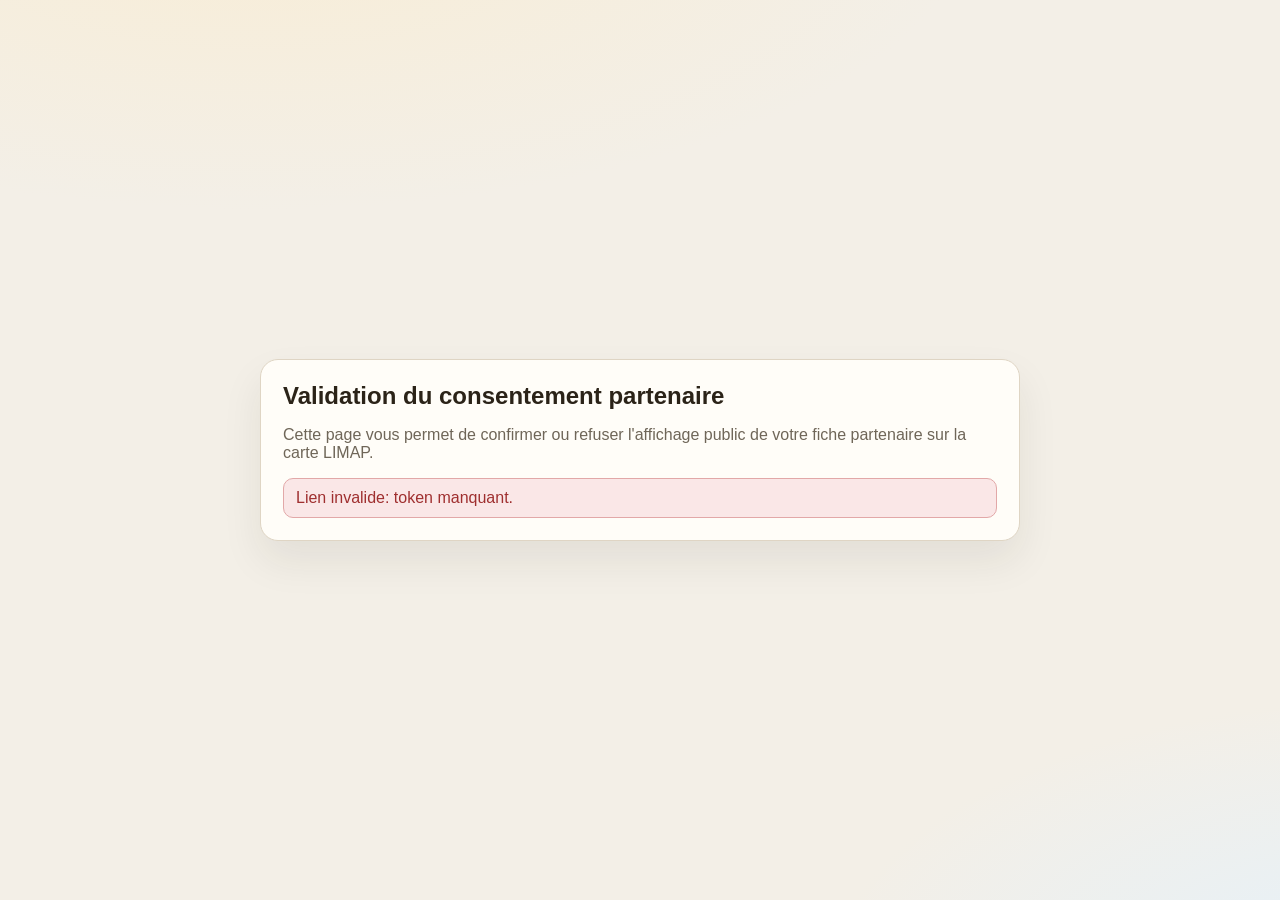
<file: partner-consent.html>
<!doctype html>
<html lang="fr">
<head>
  <meta charset="UTF-8" />
  <meta name="viewport" content="width=device-width, initial-scale=1" />
  <title>Consentement partenaire - LIMAP</title>
  <style>
    :root {
      --bg: #f3efe7;
      --card: #fffdf8;
      --line: #dfd5c4;
      --ink: #2b2318;
      --muted: #6f6658;
      --ok: #236744;
      --ok-bg: #e5f3ea;
      --danger: #9f2f2f;
      --danger-bg: #fae7e7;
      --primary: #2e5f87;
      --primary-dark: #214a6a;
    }

    * { box-sizing: border-box; }
    body {
      margin: 0;
      font-family: "Segoe UI", Tahoma, Geneva, Verdana, sans-serif;
      color: var(--ink);
      background:
        radial-gradient(1200px 500px at 20% -10%, #f8edd6 0%, transparent 60%),
        radial-gradient(900px 450px at 110% 110%, #e4f1fb 0%, transparent 65%),
        var(--bg);
      min-height: 100vh;
      display: grid;
      place-items: center;
      padding: 20px;
    }

    .card {
      width: min(760px, 100%);
      background: var(--card);
      border: 1px solid var(--line);
      border-radius: 18px;
      padding: 22px;
      box-shadow: 0 20px 40px rgba(43, 35, 24, 0.08);
    }

    h1 {
      margin: 0 0 8px;
      font-size: 1.5rem;
    }

    .muted { color: var(--muted); }
    .hidden { display: none !important; }

    .meta {
      margin: 14px 0;
      padding: 12px;
      border-radius: 12px;
      border: 1px solid var(--line);
      background: #fbf8f2;
      display: grid;
      gap: 6px;
    }

    .consent-text {
      margin-top: 14px;
      border: 1px solid var(--line);
      border-radius: 12px;
      background: #fff;
      padding: 14px;
      line-height: 1.45;
      white-space: pre-wrap;
      max-height: 340px;
      overflow: auto;
    }

    .actions {
      display: flex;
      flex-wrap: wrap;
      gap: 10px;
      margin-top: 16px;
    }

    button {
      border: 1px solid transparent;
      border-radius: 10px;
      padding: 10px 14px;
      font-weight: 600;
      cursor: pointer;
    }

    button.primary {
      background: var(--primary);
      color: #fff;
    }

    button.primary:hover { background: var(--primary-dark); }

    button.secondary {
      background: #f4efe5;
      border-color: var(--line);
      color: var(--ink);
    }

    .banner {
      margin-top: 14px;
      border-radius: 10px;
      padding: 10px 12px;
      border: 1px solid var(--line);
      background: #f8f3e7;
      color: var(--ink);
    }

    .banner.ok {
      background: var(--ok-bg);
      border-color: #a8d1b7;
      color: var(--ok);
    }

    .banner.error {
      background: var(--danger-bg);
      border-color: #e2a8a8;
      color: var(--danger);
    }
  </style>
</head>
<body>
  <main class="card">
    <h1>Validation du consentement partenaire</h1>
    <p class="muted">Cette page vous permet de confirmer ou refuser l'affichage public de votre fiche partenaire sur la carte LIMAP.</p>

    <div id="loading" class="banner">Chargement de la demande...</div>

    <section id="content" class="hidden">
      <div class="meta">
        <div><strong>Partenaire:</strong> <span id="partnerName"></span></div>
        <div><strong>Email:</strong> <span id="partnerEmail"></span></div>
        <div><strong>Expiration du lien:</strong> <span id="expiresAt"></span></div>
      </div>

      <div id="consentText" class="consent-text"></div>

      <div class="actions">
        <button id="btnApprove" class="primary" type="button">J'accepte</button>
        <button id="btnReject" class="secondary" type="button">Je refuse</button>
      </div>
    </section>

    <div id="message" class="banner hidden"></div>
  </main>

  <script>
    (function () {
      const token = new URLSearchParams(window.location.search).get('token') || '';
      const loadingEl = document.getElementById('loading');
      const contentEl = document.getElementById('content');
      const messageEl = document.getElementById('message');
      const approveBtn = document.getElementById('btnApprove');
      const rejectBtn = document.getElementById('btnReject');

      const basePath = window.location.pathname
        .replace(/\/partner-consent\.html$/i, '')
        .replace(/\/$/, '');
      const apiBase = window.location.origin + basePath + '/api/index.php?action=';

      function setMessage(text, kind) {
        messageEl.textContent = text;
        messageEl.classList.remove('hidden', 'ok', 'error');
        if (kind === 'ok') messageEl.classList.add('ok');
        if (kind === 'error') messageEl.classList.add('error');
      }

      function setBusy(busy) {
        approveBtn.disabled = busy;
        rejectBtn.disabled = busy;
      }

      async function api(action, method, body) {
        const res = await fetch(apiBase + encodeURIComponent(action), {
          method: method,
          credentials: 'omit',
          headers: { 'Content-Type': 'application/json' },
          body: body ? JSON.stringify(body) : undefined,
        });
        const payload = await res.json().catch(() => ({}));
        if (!res.ok || payload.ok === false) {
          throw new Error(payload.error || ('HTTP ' + res.status));
        }
        return payload;
      }

      async function loadRequest() {
        if (!token) {
          loadingEl.classList.add('hidden');
          setMessage('Lien invalide: token manquant.', 'error');
          return;
        }

        try {
          const res = await fetch(
            apiBase + encodeURIComponent('partner/consent/view') + '&token=' + encodeURIComponent(token),
            {
              method: 'GET',
              credentials: 'omit',
            }
          );
          const payload = await res.json().catch(() => ({}));
          if (!res.ok || payload.ok === false) {
            throw new Error(payload.error || ('HTTP ' + res.status));
          }
          const req = payload.request || {};
          document.getElementById('partnerName').textContent = req.partner_name || '';
          document.getElementById('partnerEmail').textContent = req.partner_email || '';
          document.getElementById('expiresAt').textContent = req.expires_at || '';
          document.getElementById('consentText').textContent = req.consent_text || '';

          loadingEl.classList.add('hidden');
          contentEl.classList.remove('hidden');
        } catch (err) {
          loadingEl.classList.add('hidden');
          setMessage(err.message || 'Erreur de chargement du lien.', 'error');
        }
      }

      async function submitDecision(action, successText) {
        setMessage('', null);
        setBusy(true);
        try {
          const payload = await api(action, 'POST', { token: token });
          contentEl.classList.add('hidden');
          setMessage(payload.message || successText, 'ok');
        } catch (err) {
          setMessage(err.message || 'Erreur lors de l\'enregistrement.', 'error');
        } finally {
          setBusy(false);
        }
      }

      approveBtn.addEventListener('click', function () {
        submitDecision('partner/consent/approve', 'Merci, votre accord est enregistre.');
      });

      rejectBtn.addEventListener('click', function () {
        submitDecision('partner/consent/reject', 'Votre refus a bien ete enregistre.');
      });

      loadRequest();
    })();
  </script>
</body>
</html>
</file>
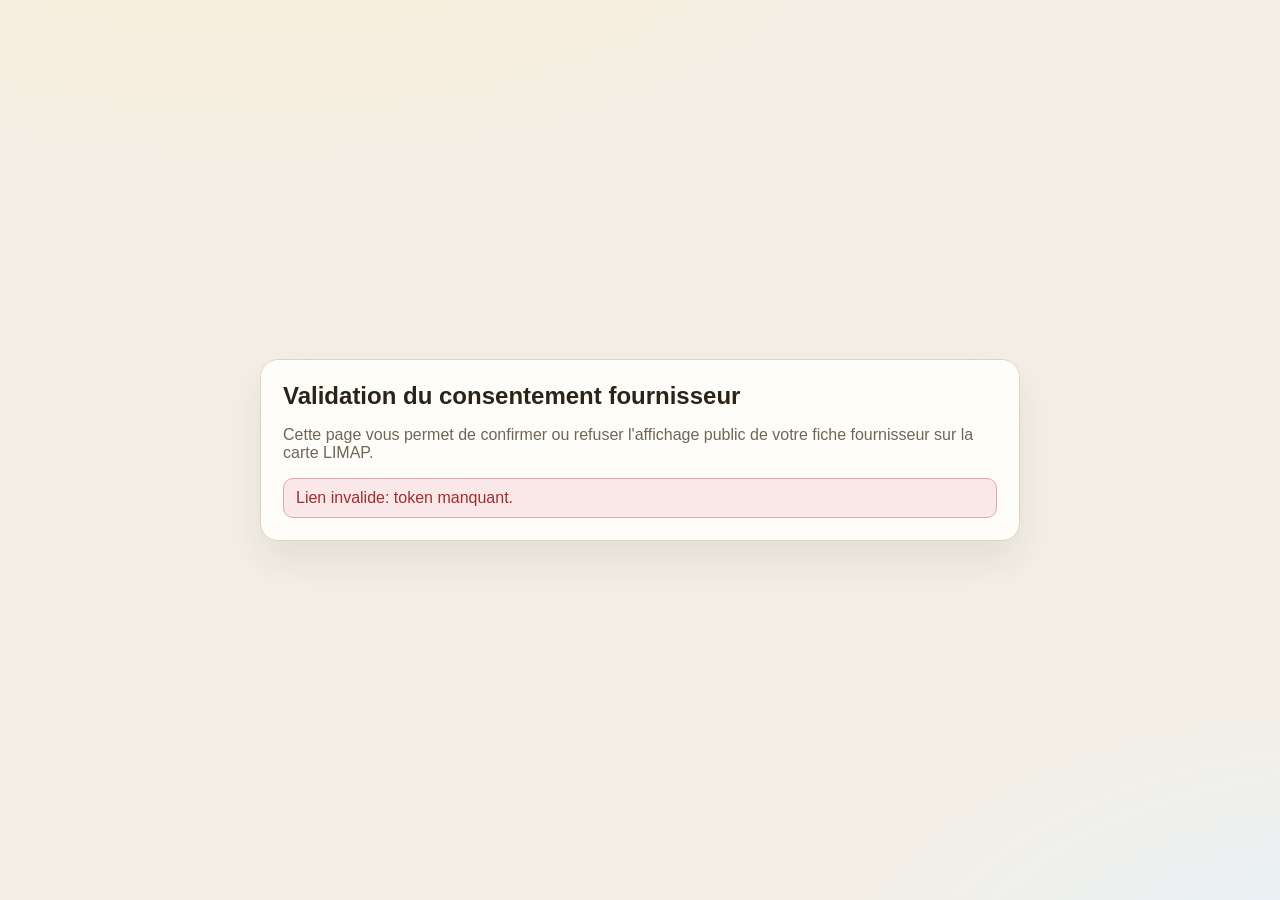
<file: supplier-consent.html>
<!doctype html>
<html lang="fr">
<head>
  <meta charset="UTF-8" />
  <meta name="viewport" content="width=device-width, initial-scale=1" />
  <title>Consentement fournisseur - LIMAP</title>
  <style>
    :root {
      --bg: #f3efe7;
      --card: #fffdf8;
      --line: #dfd5c4;
      --ink: #2b2318;
      --muted: #6f6658;
      --ok: #236744;
      --ok-bg: #e5f3ea;
      --danger: #9f2f2f;
      --danger-bg: #fae7e7;
      --primary: #2e5f87;
      --primary-dark: #214a6a;
    }

    * { box-sizing: border-box; }
    body {
      margin: 0;
      font-family: "Segoe UI", Tahoma, Geneva, Verdana, sans-serif;
      color: var(--ink);
      background:
        radial-gradient(1200px 500px at 20% -10%, #f8edd6 0%, transparent 60%),
        radial-gradient(900px 450px at 110% 110%, #e4f1fb 0%, transparent 65%),
        var(--bg);
      min-height: 100vh;
      display: grid;
      place-items: center;
      padding: 20px;
    }

    .card {
      width: min(760px, 100%);
      background: var(--card);
      border: 1px solid var(--line);
      border-radius: 18px;
      padding: 22px;
      box-shadow: 0 20px 40px rgba(43, 35, 24, 0.08);
    }

    h1 {
      margin: 0 0 8px;
      font-size: 1.5rem;
    }

    .muted { color: var(--muted); }
    .hidden { display: none !important; }

    .meta {
      margin: 14px 0;
      padding: 12px;
      border-radius: 12px;
      border: 1px solid var(--line);
      background: #fbf8f2;
      display: grid;
      gap: 6px;
    }

    .consent-text {
      margin-top: 14px;
      border: 1px solid var(--line);
      border-radius: 12px;
      background: #fff;
      padding: 14px;
      line-height: 1.45;
      white-space: pre-wrap;
      max-height: 340px;
      overflow: auto;
    }

    .actions {
      display: flex;
      flex-wrap: wrap;
      gap: 10px;
      margin-top: 16px;
    }

    button {
      border: 1px solid transparent;
      border-radius: 10px;
      padding: 10px 14px;
      font-weight: 600;
      cursor: pointer;
    }

    button.primary {
      background: var(--primary);
      color: #fff;
    }

    button.primary:hover { background: var(--primary-dark); }

    button.secondary {
      background: #f4efe5;
      border-color: var(--line);
      color: var(--ink);
    }

    .banner {
      margin-top: 14px;
      border-radius: 10px;
      padding: 10px 12px;
      border: 1px solid var(--line);
      background: #f8f3e7;
      color: var(--ink);
    }

    .banner.ok {
      background: var(--ok-bg);
      border-color: #a8d1b7;
      color: var(--ok);
    }

    .banner.error {
      background: var(--danger-bg);
      border-color: #e2a8a8;
      color: var(--danger);
    }
  </style>
</head>
<body>
  <main class="card">
    <h1>Validation du consentement fournisseur</h1>
    <p class="muted">Cette page vous permet de confirmer ou refuser l'affichage public de votre fiche fournisseur sur la carte LIMAP.</p>

    <div id="loading" class="banner">Chargement de la demande...</div>

    <section id="content" class="hidden">
      <div class="meta">
        <div><strong>Client demandeur:</strong> <span id="clientName"></span></div>
        <div><strong>Fournisseur:</strong> <span id="supplierName"></span></div>
        <div><strong>Email:</strong> <span id="supplierEmail"></span></div>
        <div><strong>Expiration du lien:</strong> <span id="expiresAt"></span></div>
      </div>

      <div id="consentText" class="consent-text"></div>

      <div class="actions">
        <button id="btnApprove" class="primary" type="button">J'accepte</button>
        <button id="btnReject" class="secondary" type="button">Je refuse</button>
      </div>
    </section>

    <div id="message" class="banner hidden"></div>
  </main>

  <script>
    (function () {
      const token = new URLSearchParams(window.location.search).get('token') || '';
      const loadingEl = document.getElementById('loading');
      const contentEl = document.getElementById('content');
      const messageEl = document.getElementById('message');
      const approveBtn = document.getElementById('btnApprove');
      const rejectBtn = document.getElementById('btnReject');

      const basePath = window.location.pathname
        .replace(/\/supplier-consent\.html$/i, '')
        .replace(/\/$/, '');
      const apiBase = window.location.origin + basePath + '/api/index.php?action=';

      function setMessage(text, kind) {
        messageEl.textContent = text;
        messageEl.classList.remove('hidden', 'ok', 'error');
        if (kind === 'ok') messageEl.classList.add('ok');
        if (kind === 'error') messageEl.classList.add('error');
      }

      function setBusy(busy) {
        approveBtn.disabled = busy;
        rejectBtn.disabled = busy;
      }

      async function api(action, method, body) {
        const res = await fetch(apiBase + encodeURIComponent(action), {
          method: method,
          credentials: 'omit',
          headers: { 'Content-Type': 'application/json' },
          body: body ? JSON.stringify(body) : undefined,
        });
        const payload = await res.json().catch(() => ({}));
        if (!res.ok || payload.ok === false) {
          throw new Error(payload.error || ('HTTP ' + res.status));
        }
        return payload;
      }

      async function loadRequest() {
        if (!token) {
          loadingEl.classList.add('hidden');
          setMessage('Lien invalide: token manquant.', 'error');
          return;
        }

        try {
          const res = await fetch(
            apiBase + encodeURIComponent('supplier/consent/view') + '&token=' + encodeURIComponent(token),
            {
              method: 'GET',
              credentials: 'omit',
            }
          );
          const payload = await res.json().catch(() => ({}));
          if (!res.ok || payload.ok === false) {
            throw new Error(payload.error || ('HTTP ' + res.status));
          }
          const req = payload.request || {};
          document.getElementById('clientName').textContent = req.client_name || '';
          document.getElementById('supplierName').textContent = req.supplier_name || '';
          document.getElementById('supplierEmail').textContent = req.supplier_email || '';
          document.getElementById('expiresAt').textContent = req.expires_at || '';
          document.getElementById('consentText').textContent = req.consent_text || '';

          loadingEl.classList.add('hidden');
          contentEl.classList.remove('hidden');
        } catch (err) {
          loadingEl.classList.add('hidden');
          setMessage(err.message || 'Erreur de chargement du lien.', 'error');
        }
      }

      async function submitDecision(action, successText) {
        setMessage('', null);
        setBusy(true);
        try {
          const payload = await api(action, 'POST', { token: token });
          contentEl.classList.add('hidden');
          setMessage(payload.message || successText, 'ok');
        } catch (err) {
          setMessage(err.message || 'Erreur lors de l\'enregistrement.', 'error');
        } finally {
          setBusy(false);
        }
      }

      approveBtn.addEventListener('click', function () {
        submitDecision('supplier/consent/approve', 'Merci, votre accord est enregistre.');
      });

      rejectBtn.addEventListener('click', function () {
        submitDecision('supplier/consent/reject', 'Votre refus a bien ete enregistre.');
      });

      loadRequest();
    })();
  </script>
</body>
</html>
</file>
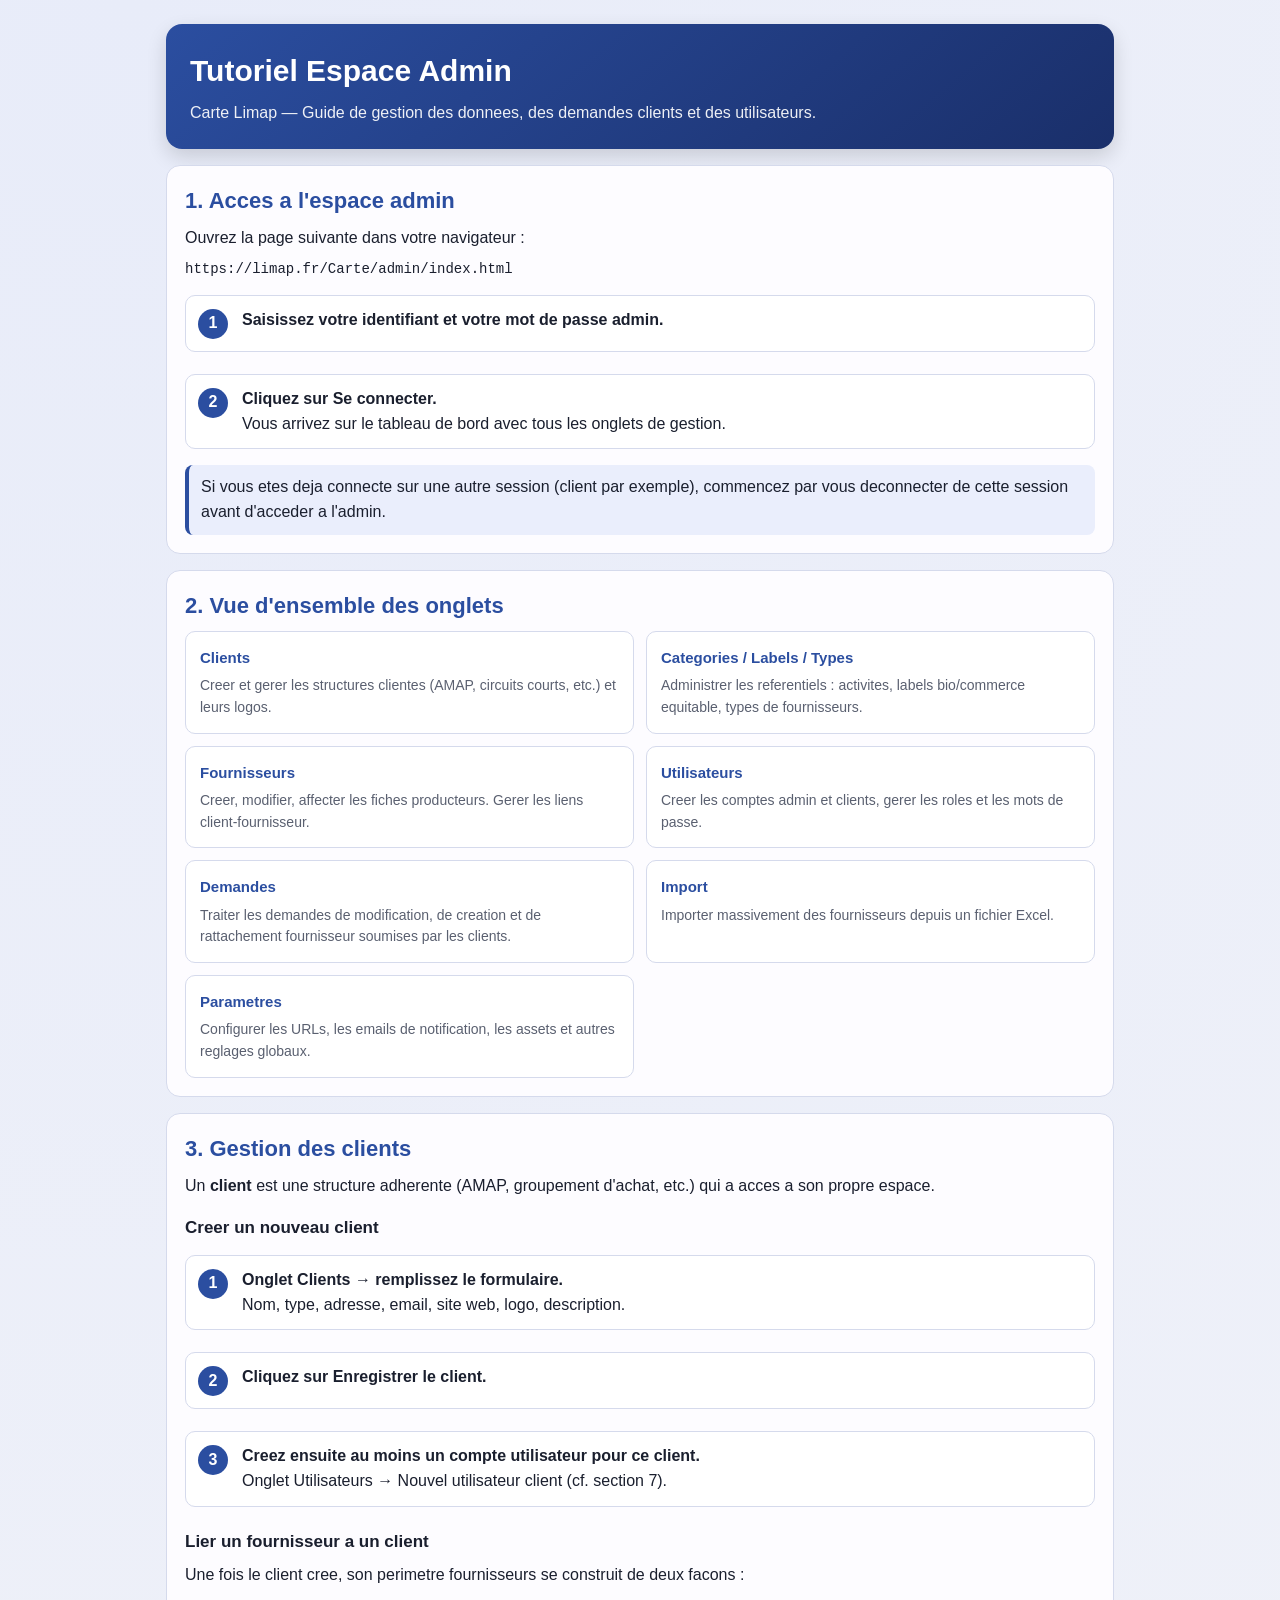
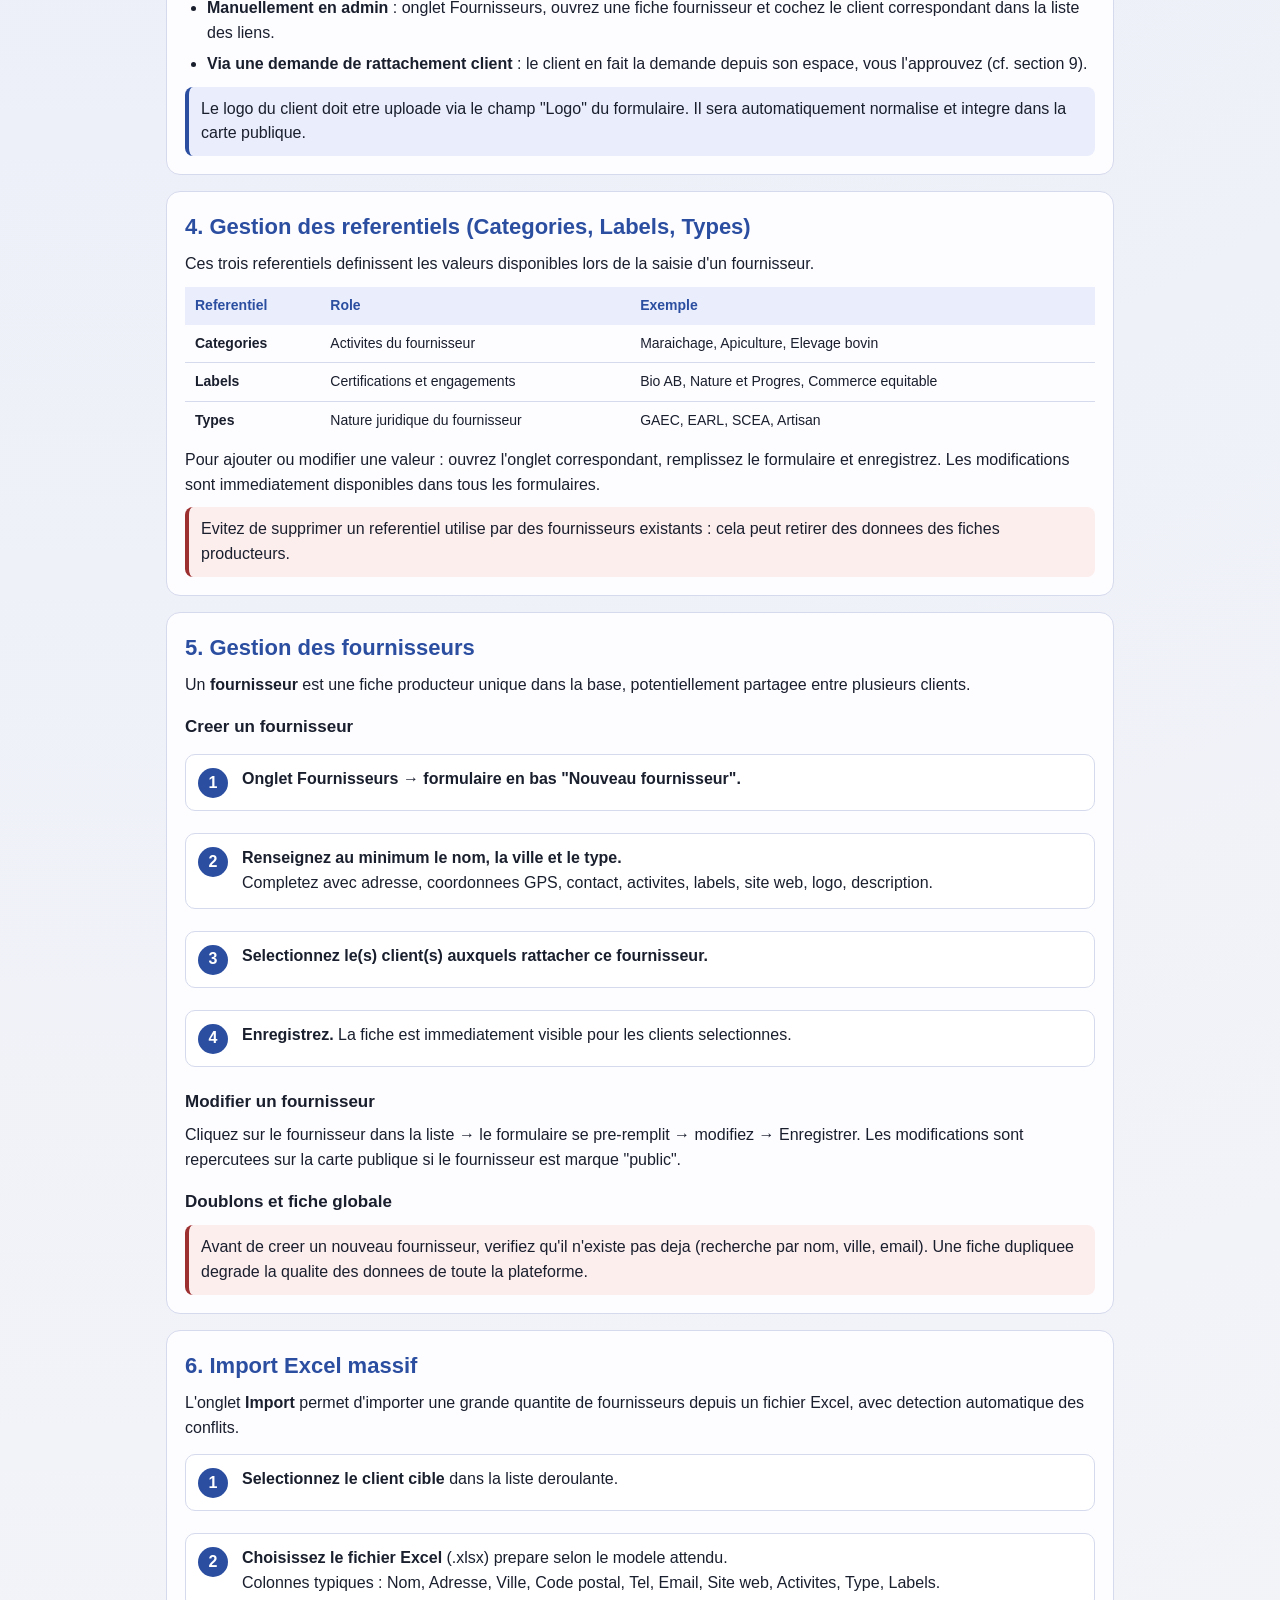
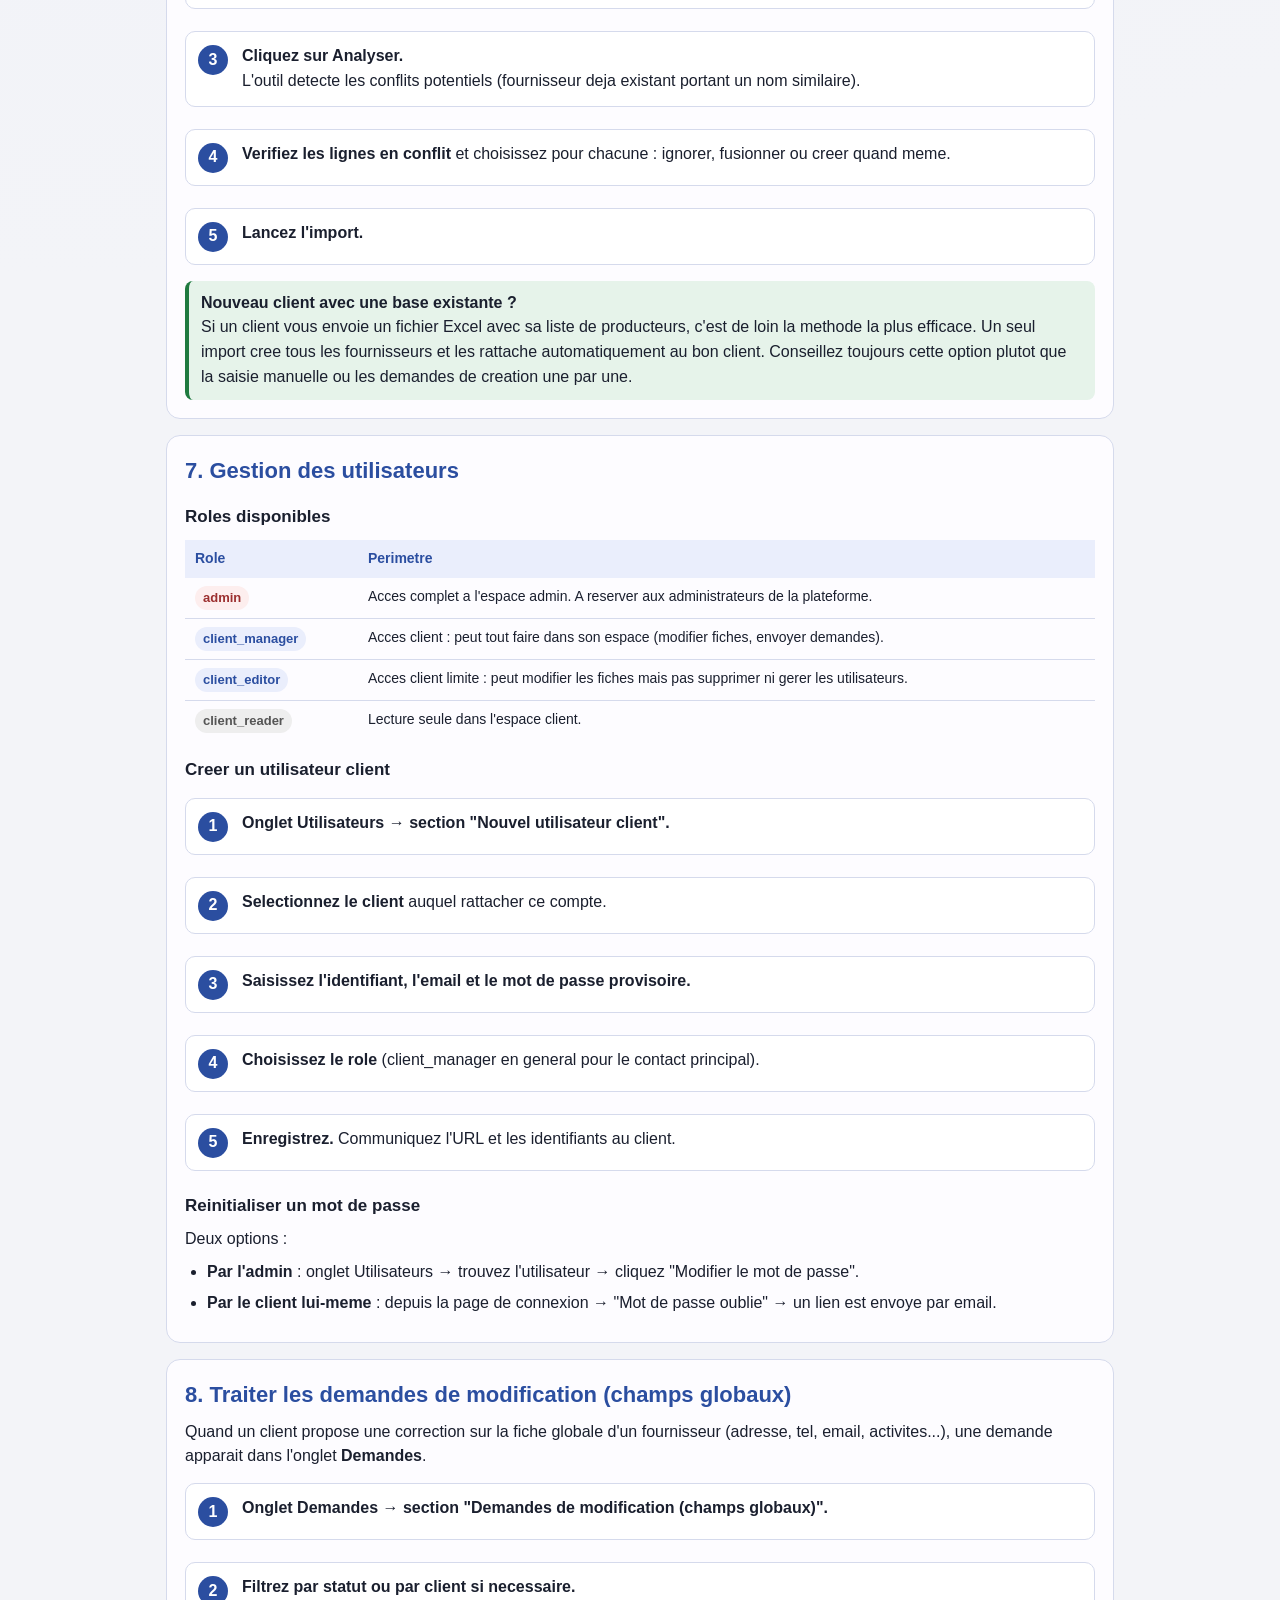
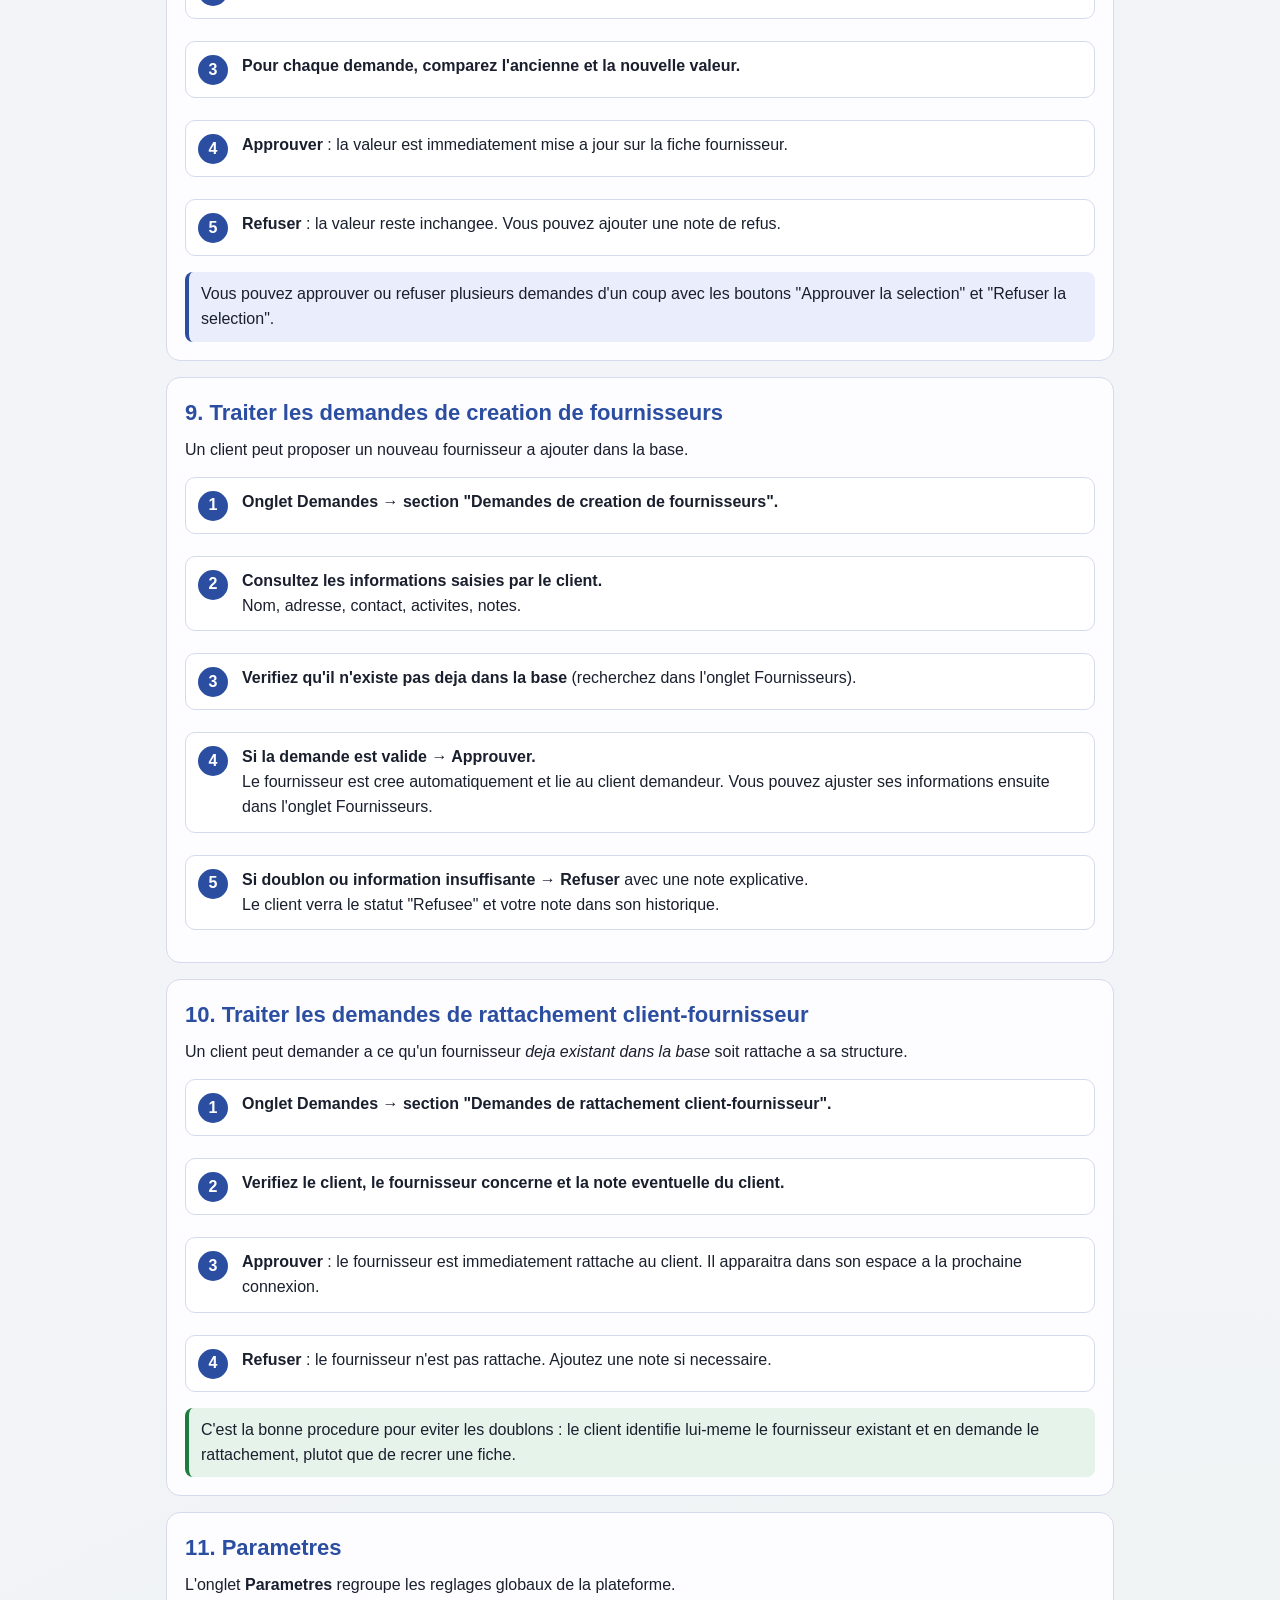
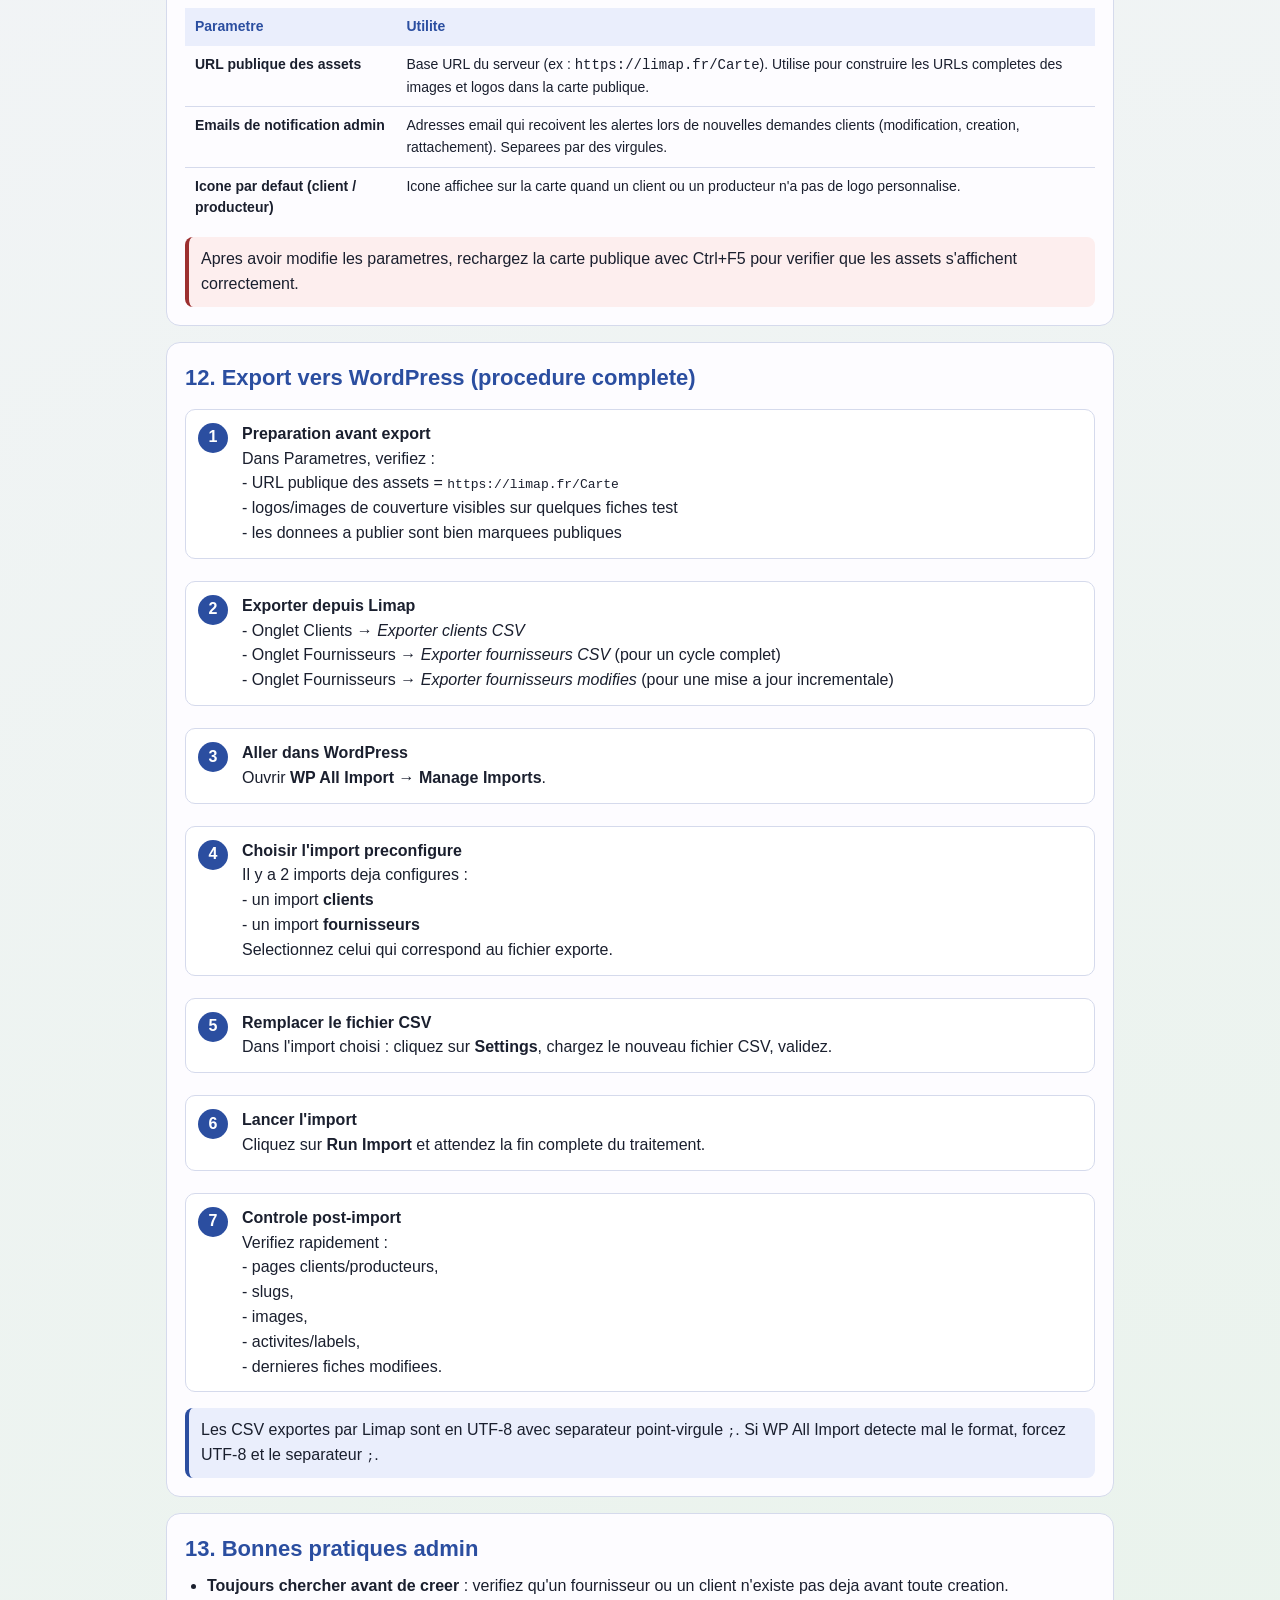
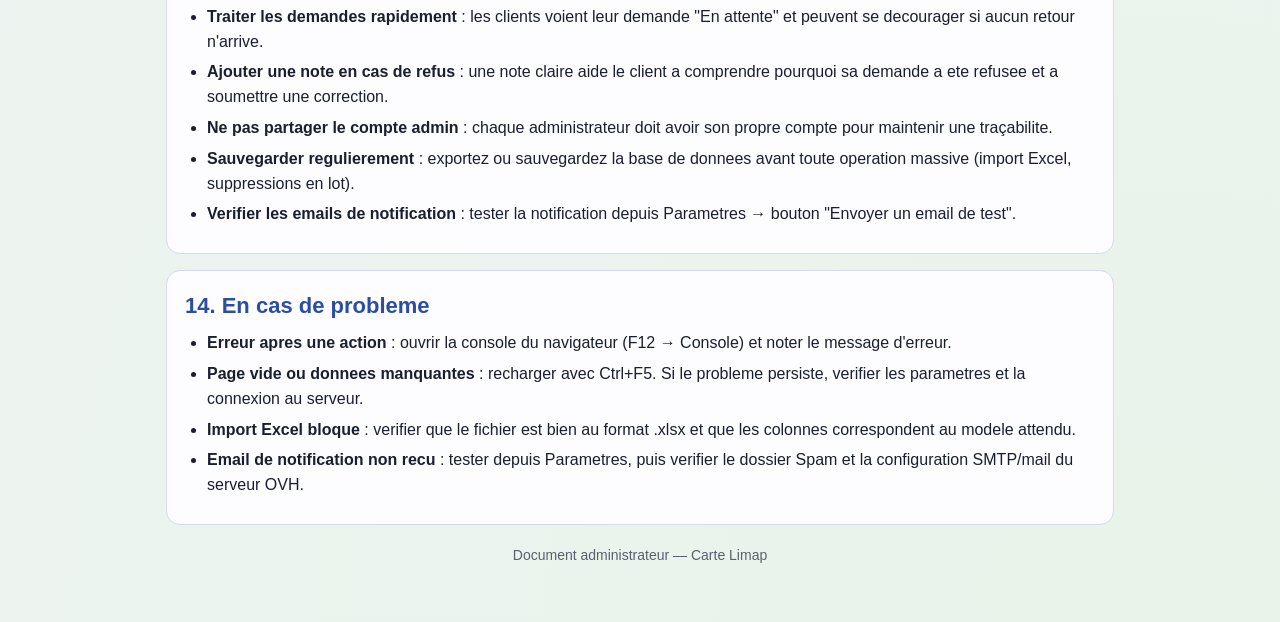
<file: TUTORIEL_ADMIN.html>
<!DOCTYPE html>
<html lang="fr">
<head>
  <meta charset="UTF-8" />
  <meta name="viewport" content="width=device-width, initial-scale=1" />
  <title>Tutoriel Espace Admin - Carte Limap</title>
  <style>
    :root {
      --bg: #f3f4f8;
      --paper: #fdfcff;
      --ink: #1a1f2e;
      --muted: #5a6070;
      --brand: #2b4ea0;
      --brand-2: #eaeefc;
      --line: #d5daec;
      --warn: #9c2f2f;
      --green: #1f7a3f;
      --green-2: #e6f3ea;
    }

    * { box-sizing: border-box; }

    body {
      margin: 0;
      font-family: "Segoe UI", Tahoma, sans-serif;
      color: var(--ink);
      background:
        radial-gradient(circle at 10% 0%, #e8ecf9 0, transparent 40%),
        radial-gradient(circle at 90% 100%, #e8f3ea 0, transparent 35%),
        var(--bg);
      line-height: 1.55;
    }

    .wrap {
      max-width: 980px;
      margin: 0 auto;
      padding: 24px 16px 48px;
    }

    .hero {
      background: linear-gradient(140deg, #2b4ea0 0%, #1a2f6a 100%);
      color: #fff;
      border-radius: 16px;
      padding: 24px;
      box-shadow: 0 8px 20px rgba(0,0,0,.14);
    }

    h1 { margin: 0 0 6px; font-size: 30px; }
    .sub { margin: 0; opacity: .92; }

    .card {
      margin-top: 16px;
      background: var(--paper);
      border: 1px solid var(--line);
      border-radius: 14px;
      padding: 18px;
    }

    h2 {
      margin: 0 0 8px;
      color: var(--brand);
      font-size: 22px;
    }

    h3 {
      margin: 16px 0 6px;
      font-size: 17px;
    }

    p { margin: 8px 0; }

    ul, ol {
      margin: 8px 0 8px 22px;
      padding: 0;
    }

    li { margin: 6px 0; }

    .tip {
      background: var(--brand-2);
      border-left: 4px solid var(--brand);
      padding: 10px 12px;
      border-radius: 8px;
      margin-top: 10px;
    }

    .tip-green {
      background: var(--green-2);
      border-left: 4px solid var(--green);
      padding: 10px 12px;
      border-radius: 8px;
      margin-top: 10px;
    }

    .warn {
      background: #fdeeee;
      border-left: 4px solid var(--warn);
      padding: 10px 12px;
      border-radius: 8px;
      margin-top: 10px;
    }

    .steps {
      counter-reset: steps;
      list-style: none;
      margin: 8px 0 8px 0;
      padding: 0;
      display: grid;
      gap: 10px;
    }

    .steps li {
      background: #fff;
      border: 1px solid var(--line);
      border-radius: 10px;
      padding: 12px;
      display: grid;
      grid-template-columns: 34px 1fr;
      gap: 10px;
      align-items: start;
    }

    .steps li::before {
      counter-increment: steps;
      content: counter(steps);
      width: 30px;
      height: 30px;
      border-radius: 999px;
      background: var(--brand);
      color: #fff;
      display: inline-flex;
      align-items: center;
      justify-content: center;
      font-weight: 700;
      margin-top: 1px;
    }

    .grid {
      display: grid;
      gap: 12px;
      grid-template-columns: repeat(2, minmax(0, 1fr));
    }

    .grid-3 {
      display: grid;
      gap: 12px;
      grid-template-columns: repeat(3, minmax(0, 1fr));
    }

    .mini {
      border: 1px solid var(--line);
      border-radius: 10px;
      padding: 14px;
      background: #fff;
    }

    .mini h3 {
      margin: 0 0 6px;
      color: var(--brand);
      font-size: 15px;
    }

    .mini p {
      margin: 0;
      font-size: 14px;
      color: var(--muted);
    }

    .badge {
      display: inline-block;
      padding: 2px 8px;
      border-radius: 999px;
      font-size: 13px;
      font-weight: 600;
    }

    .badge-blue { background: var(--brand-2); color: var(--brand); }
    .badge-green { background: var(--green-2); color: var(--green); }
    .badge-red { background: #fdeeee; color: var(--warn); }
    .badge-grey { background: #eee; color: #555; }

    .mono {
      font-family: Consolas, "Courier New", monospace;
      font-size: 14px;
      word-break: break-all;
    }

    table {
      width: 100%;
      border-collapse: collapse;
      margin-top: 10px;
      font-size: 14px;
    }

    th {
      background: var(--brand-2);
      color: var(--brand);
      text-align: left;
      padding: 8px 10px;
    }

    td {
      padding: 8px 10px;
      border-bottom: 1px solid var(--line);
      vertical-align: top;
    }

    tr:last-child td { border-bottom: none; }

    .foot {
      margin-top: 20px;
      color: var(--muted);
      font-size: 14px;
      text-align: center;
    }

    @media (max-width: 760px) {
      h1 { font-size: 25px; }
      .grid, .grid-3 { grid-template-columns: 1fr; }
      .hero { padding: 18px; }
      .card { padding: 14px; }
    }

    @media print {
      body { background: #fff; }
      .hero { box-shadow: none; }
      .card, .mini { break-inside: avoid; }
    }
  </style>
</head>
<body>
  <main class="wrap">

    <section class="hero">
      <h1>Tutoriel Espace Admin</h1>
      <p class="sub">Carte Limap &mdash; Guide de gestion des donnees, des demandes clients et des utilisateurs.</p>
    </section>

    <!-- ===== 1. ACCES ===== -->
    <section class="card">
      <h2>1. Acces a l'espace admin</h2>
      <p>Ouvrez la page suivante dans votre navigateur :</p>
      <p class="mono">https://limap.fr/Carte/admin/index.html</p>
      <ol class="steps">
        <li><div><strong>Saisissez votre identifiant et votre mot de passe admin.</strong></div></li>
        <li><div><strong>Cliquez sur Se connecter.</strong><br />Vous arrivez sur le tableau de bord avec tous les onglets de gestion.</div></li>
      </ol>
      <div class="tip">
        Si vous etes deja connecte sur une autre session (client par exemple), commencez par vous deconnecter de cette session avant d'acceder a l'admin.
      </div>
    </section>

    <!-- ===== 2. ONGLETS ===== -->
    <section class="card">
      <h2>2. Vue d'ensemble des onglets</h2>
      <div class="grid">
        <article class="mini">
          <h3>Clients</h3>
          <p>Creer et gerer les structures clientes (AMAP, circuits courts, etc.) et leurs logos.</p>
        </article>
        <article class="mini">
          <h3>Categories / Labels / Types</h3>
          <p>Administrer les referentiels : activites, labels bio/commerce equitable, types de fournisseurs.</p>
        </article>
        <article class="mini">
          <h3>Fournisseurs</h3>
          <p>Creer, modifier, affecter les fiches producteurs. Gerer les liens client-fournisseur.</p>
        </article>
        <article class="mini">
          <h3>Utilisateurs</h3>
          <p>Creer les comptes admin et clients, gerer les roles et les mots de passe.</p>
        </article>
        <article class="mini">
          <h3>Demandes</h3>
          <p>Traiter les demandes de modification, de creation et de rattachement fournisseur soumises par les clients.</p>
        </article>
        <article class="mini">
          <h3>Import</h3>
          <p>Importer massivement des fournisseurs depuis un fichier Excel.</p>
        </article>
        <article class="mini">
          <h3>Parametres</h3>
          <p>Configurer les URLs, les emails de notification, les assets et autres reglages globaux.</p>
        </article>
      </div>
    </section>

    <!-- ===== 3. CLIENTS ===== -->
    <section class="card">
      <h2>3. Gestion des clients</h2>
      <p>Un <strong>client</strong> est une structure adherente (AMAP, groupement d'achat, etc.) qui a acces a son propre espace.</p>

      <h3>Creer un nouveau client</h3>
      <ol class="steps">
        <li><div><strong>Onglet Clients &rarr; remplissez le formulaire.</strong><br />Nom, type, adresse, email, site web, logo, description.</div></li>
        <li><div><strong>Cliquez sur Enregistrer le client.</strong></div></li>
        <li><div><strong>Creez ensuite au moins un compte utilisateur pour ce client.</strong><br />Onglet Utilisateurs &rarr; Nouvel utilisateur client (cf. section 7).</div></li>
      </ol>

      <h3>Lier un fournisseur a un client</h3>
      <p>Une fois le client cree, son perimetre fournisseurs se construit de deux facons :</p>
      <ul>
        <li><strong>Manuellement en admin</strong> : onglet Fournisseurs, ouvrez une fiche fournisseur et cochez le client correspondant dans la liste des liens.</li>
        <li><strong>Via une demande de rattachement client</strong> : le client en fait la demande depuis son espace, vous l'approuvez (cf. section 9).</li>
      </ul>

      <div class="tip">
        Le logo du client doit etre uploade via le champ "Logo" du formulaire. Il sera automatiquement normalise et integre dans la carte publique.
      </div>
    </section>

    <!-- ===== 4. REFERENTIELS ===== -->
    <section class="card">
      <h2>4. Gestion des referentiels (Categories, Labels, Types)</h2>
      <p>Ces trois referentiels definissent les valeurs disponibles lors de la saisie d'un fournisseur.</p>

      <table>
        <thead>
          <tr><th>Referentiel</th><th>Role</th><th>Exemple</th></tr>
        </thead>
        <tbody>
          <tr><td><strong>Categories</strong></td><td>Activites du fournisseur</td><td>Maraichage, Apiculture, Elevage bovin</td></tr>
          <tr><td><strong>Labels</strong></td><td>Certifications et engagements</td><td>Bio AB, Nature et Progres, Commerce equitable</td></tr>
          <tr><td><strong>Types</strong></td><td>Nature juridique du fournisseur</td><td>GAEC, EARL, SCEA, Artisan</td></tr>
        </tbody>
      </table>

      <p>Pour ajouter ou modifier une valeur : ouvrez l'onglet correspondant, remplissez le formulaire et enregistrez. Les modifications sont immediatement disponibles dans tous les formulaires.</p>

      <div class="warn">
        Evitez de supprimer un referentiel utilise par des fournisseurs existants : cela peut retirer des donnees des fiches producteurs.
      </div>
    </section>

    <!-- ===== 5. FOURNISSEURS ===== -->
    <section class="card">
      <h2>5. Gestion des fournisseurs</h2>
      <p>Un <strong>fournisseur</strong> est une fiche producteur unique dans la base, potentiellement partagee entre plusieurs clients.</p>

      <h3>Creer un fournisseur</h3>
      <ol class="steps">
        <li><div><strong>Onglet Fournisseurs &rarr; formulaire en bas "Nouveau fournisseur".</strong></div></li>
        <li><div><strong>Renseignez au minimum le nom, la ville et le type.</strong><br />Completez avec adresse, coordonnees GPS, contact, activites, labels, site web, logo, description.</div></li>
        <li><div><strong>Selectionnez le(s) client(s) auxquels rattacher ce fournisseur.</strong></div></li>
        <li><div><strong>Enregistrez.</strong> La fiche est immediatement visible pour les clients selectionnes.</div></li>
      </ol>

      <h3>Modifier un fournisseur</h3>
      <p>Cliquez sur le fournisseur dans la liste &rarr; le formulaire se pre-remplit &rarr; modifiez &rarr; Enregistrer. Les modifications sont repercutees sur la carte publique si le fournisseur est marque "public".</p>

      <h3>Doublons et fiche globale</h3>
      <div class="warn">
        Avant de creer un nouveau fournisseur, verifiez qu'il n'existe pas deja (recherche par nom, ville, email). Une fiche dupliquee degrade la qualite des donnees de toute la plateforme.
      </div>
    </section>

    <!-- ===== 6. IMPORT EXCEL ===== -->
    <section class="card">
      <h2>6. Import Excel massif</h2>
      <p>L'onglet <strong>Import</strong> permet d'importer une grande quantite de fournisseurs depuis un fichier Excel, avec detection automatique des conflits.</p>

      <ol class="steps">
        <li><div><strong>Selectionnez le client cible</strong> dans la liste deroulante.</div></li>
        <li><div><strong>Choisissez le fichier Excel</strong> (.xlsx) prepare selon le modele attendu.<br />Colonnes typiques : Nom, Adresse, Ville, Code postal, Tel, Email, Site web, Activites, Type, Labels.</div></li>
        <li><div><strong>Cliquez sur Analyser.</strong><br />L'outil detecte les conflits potentiels (fournisseur deja existant portant un nom similaire).</div></li>
        <li><div><strong>Verifiez les lignes en conflit</strong> et choisissez pour chacune : ignorer, fusionner ou creer quand meme.</div></li>
        <li><div><strong>Lancez l'import.</strong></div></li>
      </ol>

      <div class="tip-green">
        <strong>Nouveau client avec une base existante ?</strong><br />
        Si un client vous envoie un fichier Excel avec sa liste de producteurs, c'est de loin la methode la plus efficace. Un seul import cree tous les fournisseurs et les rattache automatiquement au bon client. Conseillez toujours cette option plutot que la saisie manuelle ou les demandes de creation une par une.
      </div>
    </section>

    <!-- ===== 7. UTILISATEURS ===== -->
    <section class="card">
      <h2>7. Gestion des utilisateurs</h2>

      <h3>Roles disponibles</h3>
      <table>
        <thead>
          <tr><th>Role</th><th>Perimetre</th></tr>
        </thead>
        <tbody>
          <tr><td><span class="badge badge-red">admin</span></td><td>Acces complet a l'espace admin. A reserver aux administrateurs de la plateforme.</td></tr>
          <tr><td><span class="badge badge-blue">client_manager</span></td><td>Acces client : peut tout faire dans son espace (modifier fiches, envoyer demandes).</td></tr>
          <tr><td><span class="badge badge-blue">client_editor</span></td><td>Acces client limite : peut modifier les fiches mais pas supprimer ni gerer les utilisateurs.</td></tr>
          <tr><td><span class="badge badge-grey">client_reader</span></td><td>Lecture seule dans l'espace client.</td></tr>
        </tbody>
      </table>

      <h3>Creer un utilisateur client</h3>
      <ol class="steps">
        <li><div><strong>Onglet Utilisateurs &rarr; section "Nouvel utilisateur client".</strong></div></li>
        <li><div><strong>Selectionnez le client</strong> auquel rattacher ce compte.</div></li>
        <li><div><strong>Saisissez l'identifiant, l'email et le mot de passe provisoire.</strong></div></li>
        <li><div><strong>Choisissez le role</strong> (client_manager en general pour le contact principal).</div></li>
        <li><div><strong>Enregistrez.</strong> Communiquez l'URL et les identifiants au client.</div></li>
      </ol>

      <h3>Reinitialiser un mot de passe</h3>
      <p>Deux options :</p>
      <ul>
        <li><strong>Par l'admin</strong> : onglet Utilisateurs &rarr; trouvez l'utilisateur &rarr; cliquez "Modifier le mot de passe".</li>
        <li><strong>Par le client lui-meme</strong> : depuis la page de connexion &rarr; "Mot de passe oublie" &rarr; un lien est envoye par email.</li>
      </ul>
    </section>

    <!-- ===== 8. DEMANDES DE MODIFICATION ===== -->
    <section class="card">
      <h2>8. Traiter les demandes de modification (champs globaux)</h2>
      <p>Quand un client propose une correction sur la fiche globale d'un fournisseur (adresse, tel, email, activites...), une demande apparait dans l'onglet <strong>Demandes</strong>.</p>

      <ol class="steps">
        <li><div><strong>Onglet Demandes &rarr; section "Demandes de modification (champs globaux)".</strong></div></li>
        <li><div><strong>Filtrez par statut ou par client si necessaire.</strong></div></li>
        <li><div><strong>Pour chaque demande, comparez l'ancienne et la nouvelle valeur.</strong></div></li>
        <li><div><strong>Approuver</strong> : la valeur est immediatement mise a jour sur la fiche fournisseur.</div></li>
        <li><div><strong>Refuser</strong> : la valeur reste inchangee. Vous pouvez ajouter une note de refus.</div></li>
      </ol>

      <div class="tip">
        Vous pouvez approuver ou refuser plusieurs demandes d'un coup avec les boutons "Approuver la selection" et "Refuser la selection".
      </div>
    </section>

    <!-- ===== 9. DEMANDES DE CREATION ===== -->
    <section class="card">
      <h2>9. Traiter les demandes de creation de fournisseurs</h2>
      <p>Un client peut proposer un nouveau fournisseur a ajouter dans la base.</p>

      <ol class="steps">
        <li><div><strong>Onglet Demandes &rarr; section "Demandes de creation de fournisseurs".</strong></div></li>
        <li><div><strong>Consultez les informations saisies par le client.</strong><br />Nom, adresse, contact, activites, notes.</div></li>
        <li><div><strong>Verifiez qu'il n'existe pas deja dans la base</strong> (recherchez dans l'onglet Fournisseurs).</div></li>
        <li>
          <div>
            <strong>Si la demande est valide &rarr; Approuver.</strong><br />
            Le fournisseur est cree automatiquement et lie au client demandeur. Vous pouvez ajuster ses informations ensuite dans l'onglet Fournisseurs.
          </div>
        </li>
        <li><div><strong>Si doublon ou information insuffisante &rarr; Refuser</strong> avec une note explicative.<br />Le client verra le statut "Refusee" et votre note dans son historique.</div></li>
      </ol>
    </section>

    <!-- ===== 10. DEMANDES DE RATTACHEMENT ===== -->
    <section class="card">
      <h2>10. Traiter les demandes de rattachement client-fournisseur</h2>
      <p>Un client peut demander a ce qu'un fournisseur <em>deja existant dans la base</em> soit rattache a sa structure.</p>

      <ol class="steps">
        <li><div><strong>Onglet Demandes &rarr; section "Demandes de rattachement client-fournisseur".</strong></div></li>
        <li><div><strong>Verifiez le client, le fournisseur concerne et la note eventuelle du client.</strong></div></li>
        <li>
          <div>
            <strong>Approuver</strong> : le fournisseur est immediatement rattache au client. Il apparaitra dans son espace a la prochaine connexion.
          </div>
        </li>
        <li><div><strong>Refuser</strong> : le fournisseur n'est pas rattache. Ajoutez une note si necessaire.</div></li>
      </ol>

      <div class="tip-green">
        C'est la bonne procedure pour eviter les doublons : le client identifie lui-meme le fournisseur existant et en demande le rattachement, plutot que de recrer une fiche.
      </div>
    </section>

    <!-- ===== 11. PARAMETRES ===== -->
    <section class="card">
      <h2>11. Parametres</h2>
      <p>L'onglet <strong>Parametres</strong> regroupe les reglages globaux de la plateforme.</p>

      <table>
        <thead>
          <tr><th>Parametre</th><th>Utilite</th></tr>
        </thead>
        <tbody>
          <tr>
            <td><strong>URL publique des assets</strong></td>
            <td>Base URL du serveur (ex : <code>https://limap.fr/Carte</code>). Utilise pour construire les URLs completes des images et logos dans la carte publique.</td>
          </tr>
          <tr>
            <td><strong>Emails de notification admin</strong></td>
            <td>Adresses email qui recoivent les alertes lors de nouvelles demandes clients (modification, creation, rattachement). Separees par des virgules.</td>
          </tr>
          <tr>
            <td><strong>Icone par defaut (client / producteur)</strong></td>
            <td>Icone affichee sur la carte quand un client ou un producteur n'a pas de logo personnalise.</td>
          </tr>
        </tbody>
      </table>

      <div class="warn">
        Apres avoir modifie les parametres, rechargez la carte publique avec Ctrl+F5 pour verifier que les assets s'affichent correctement.
      </div>
    </section>

    <!-- ===== 12. EXPORT WORDPRESS ===== -->
    <section class="card">
      <h2>12. Export vers WordPress (procedure complete)</h2>

      <ol class="steps">
        <li>
          <div>
            <strong>Preparation avant export</strong><br />
            Dans Parametres, verifiez :
            <br />- URL publique des assets = <code>https://limap.fr/Carte</code>
            <br />- logos/images de couverture visibles sur quelques fiches test
            <br />- les donnees a publier sont bien marquees publiques
          </div>
        </li>
        <li>
          <div>
            <strong>Exporter depuis Limap</strong><br />
            - Onglet Clients &rarr; <em>Exporter clients CSV</em>
            <br />- Onglet Fournisseurs &rarr; <em>Exporter fournisseurs CSV</em> (pour un cycle complet)
            <br />- Onglet Fournisseurs &rarr; <em>Exporter fournisseurs modifies</em> (pour une mise a jour incrementale)
          </div>
        </li>
        <li>
          <div>
            <strong>Aller dans WordPress</strong><br />
            Ouvrir <strong>WP All Import &rarr; Manage Imports</strong>.
          </div>
        </li>
        <li>
          <div>
            <strong>Choisir l'import preconfigure</strong><br />
            Il y a 2 imports deja configures :
            <br />- un import <strong>clients</strong>
            <br />- un import <strong>fournisseurs</strong>
            <br />Selectionnez celui qui correspond au fichier exporte.
          </div>
        </li>
        <li>
          <div>
            <strong>Remplacer le fichier CSV</strong><br />
            Dans l'import choisi : cliquez sur <strong>Settings</strong>, chargez le nouveau fichier CSV, validez.
          </div>
        </li>
        <li>
          <div>
            <strong>Lancer l'import</strong><br />
            Cliquez sur <strong>Run Import</strong> et attendez la fin complete du traitement.
          </div>
        </li>
        <li>
          <div>
            <strong>Controle post-import</strong><br />
            Verifiez rapidement :
            <br />- pages clients/producteurs,
            <br />- slugs,
            <br />- images,
            <br />- activites/labels,
            <br />- dernieres fiches modifiees.
          </div>
        </li>
      </ol>

      <div class="tip">
        Les CSV exportes par Limap sont en UTF-8 avec separateur point-virgule <code>;</code>. Si WP All Import detecte mal le format, forcez UTF-8 et le separateur <code>;</code>.
      </div>
    </section>

    <!-- ===== 13. BONNES PRATIQUES ===== -->
    <section class="card">
      <h2>13. Bonnes pratiques admin</h2>
      <ul>
        <li><strong>Toujours chercher avant de creer</strong> : verifiez qu'un fournisseur ou un client n'existe pas deja avant toute creation.</li>
        <li><strong>Traiter les demandes rapidement</strong> : les clients voient leur demande "En attente" et peuvent se decourager si aucun retour n'arrive.</li>
        <li><strong>Ajouter une note en cas de refus</strong> : une note claire aide le client a comprendre pourquoi sa demande a ete refusee et a soumettre une correction.</li>
        <li><strong>Ne pas partager le compte admin</strong> : chaque administrateur doit avoir son propre compte pour maintenir une traçabilite.</li>
        <li><strong>Sauvegarder regulierement</strong> : exportez ou sauvegardez la base de donnees avant toute operation massive (import Excel, suppressions en lot).</li>
        <li><strong>Verifier les emails de notification</strong> : tester la notification depuis Parametres &rarr; bouton "Envoyer un email de test".</li>
      </ul>
    </section>

    <!-- ===== 14. SUPPORT ===== -->
    <section class="card">
      <h2>14. En cas de probleme</h2>
      <ul>
        <li><strong>Erreur apres une action</strong> : ouvrir la console du navigateur (F12 &rarr; Console) et noter le message d'erreur.</li>
        <li><strong>Page vide ou donnees manquantes</strong> : recharger avec Ctrl+F5. Si le probleme persiste, verifier les parametres et la connexion au serveur.</li>
        <li><strong>Import Excel bloque</strong> : verifier que le fichier est bien au format .xlsx et que les colonnes correspondent au modele attendu.</li>
        <li><strong>Email de notification non recu</strong> : tester depuis Parametres, puis verifier le dossier Spam et la configuration SMTP/mail du serveur OVH.</li>
      </ul>
    </section>

    <p class="foot">Document administrateur &mdash; Carte Limap</p>
  </main>
</body>
</html>
</file>
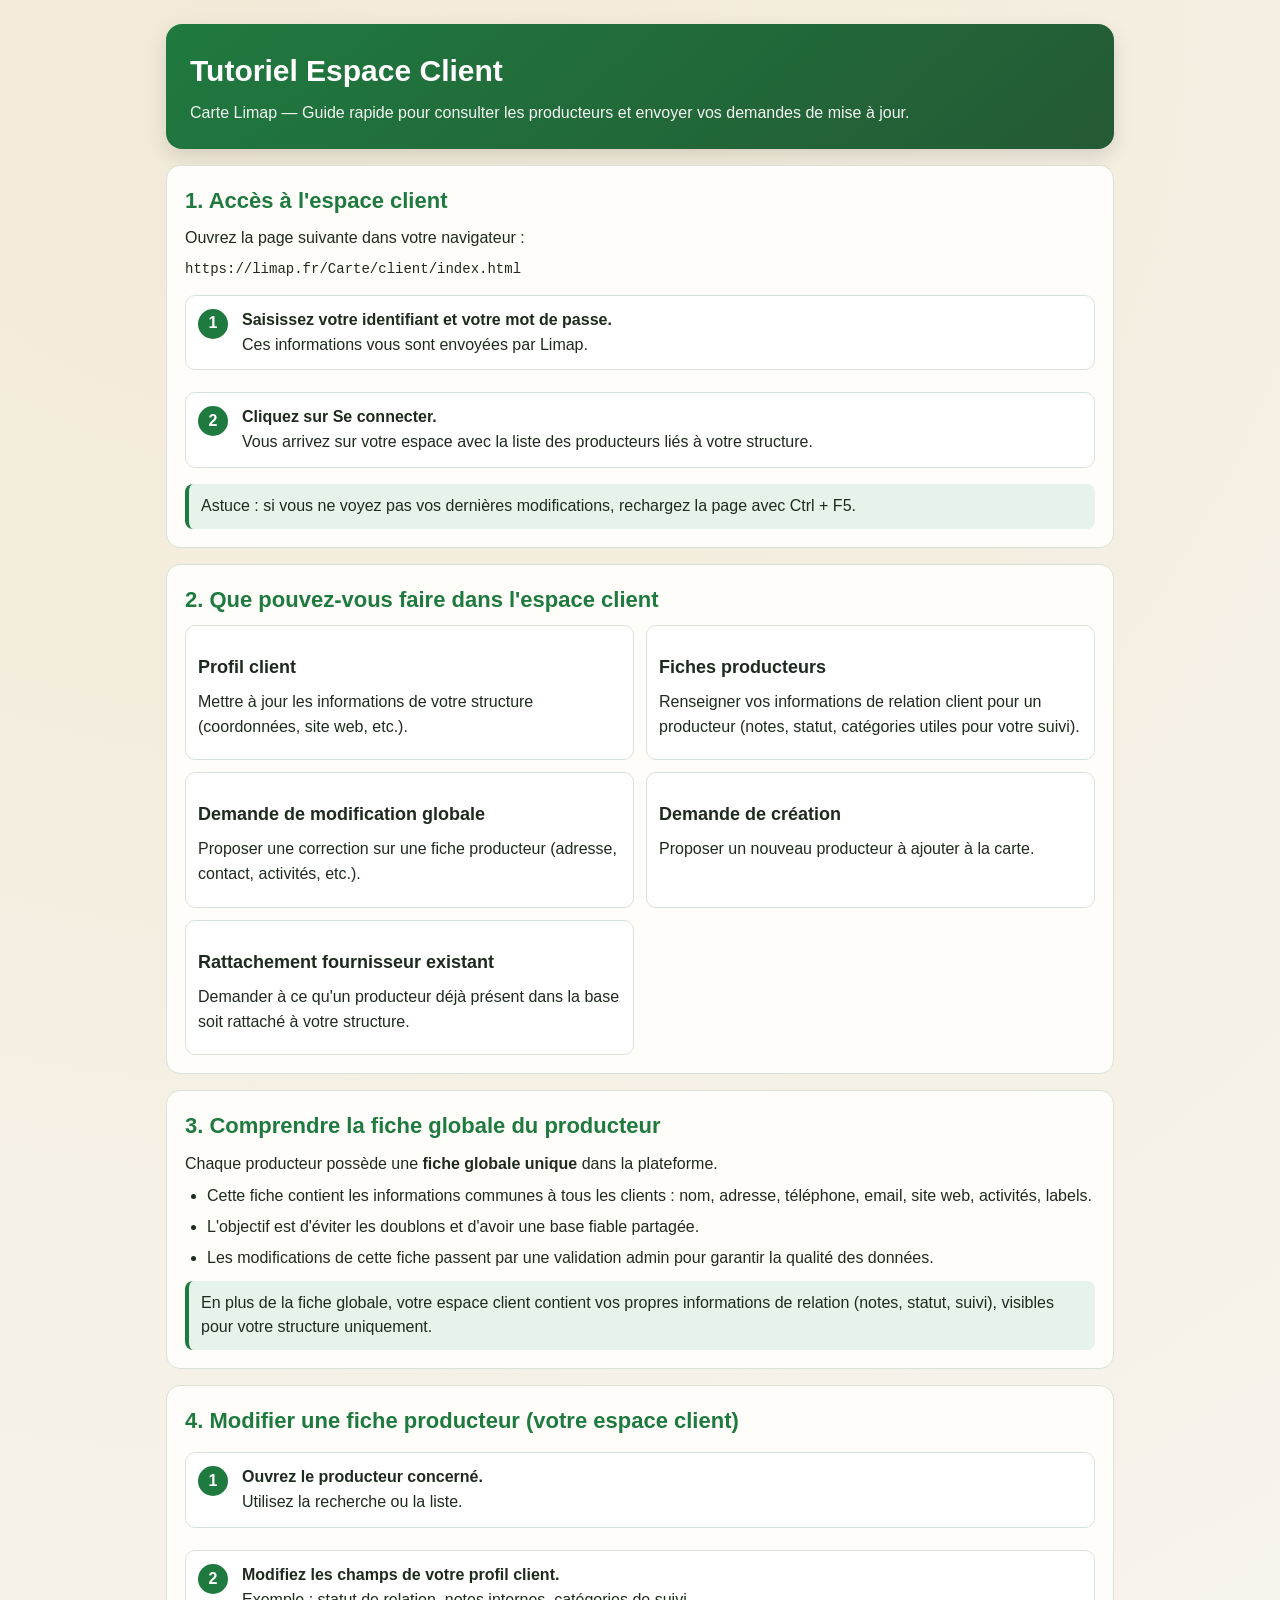
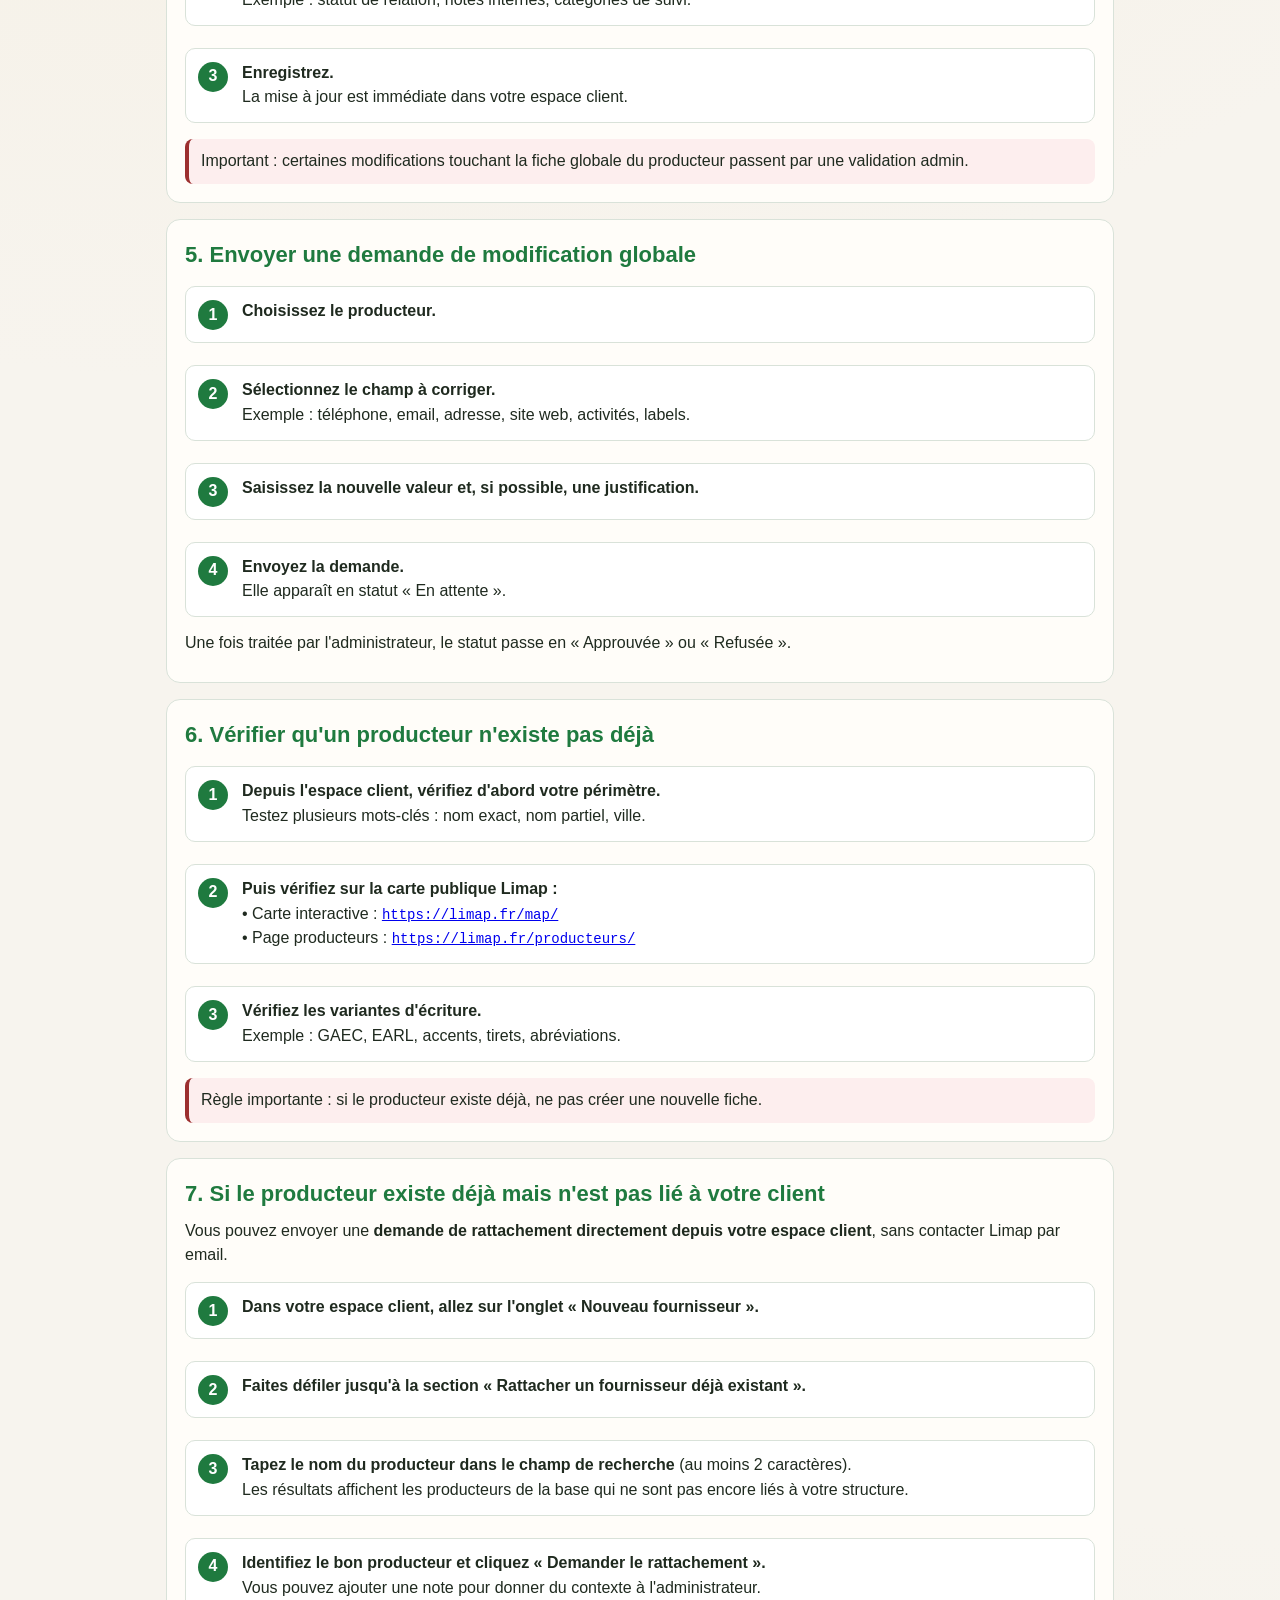
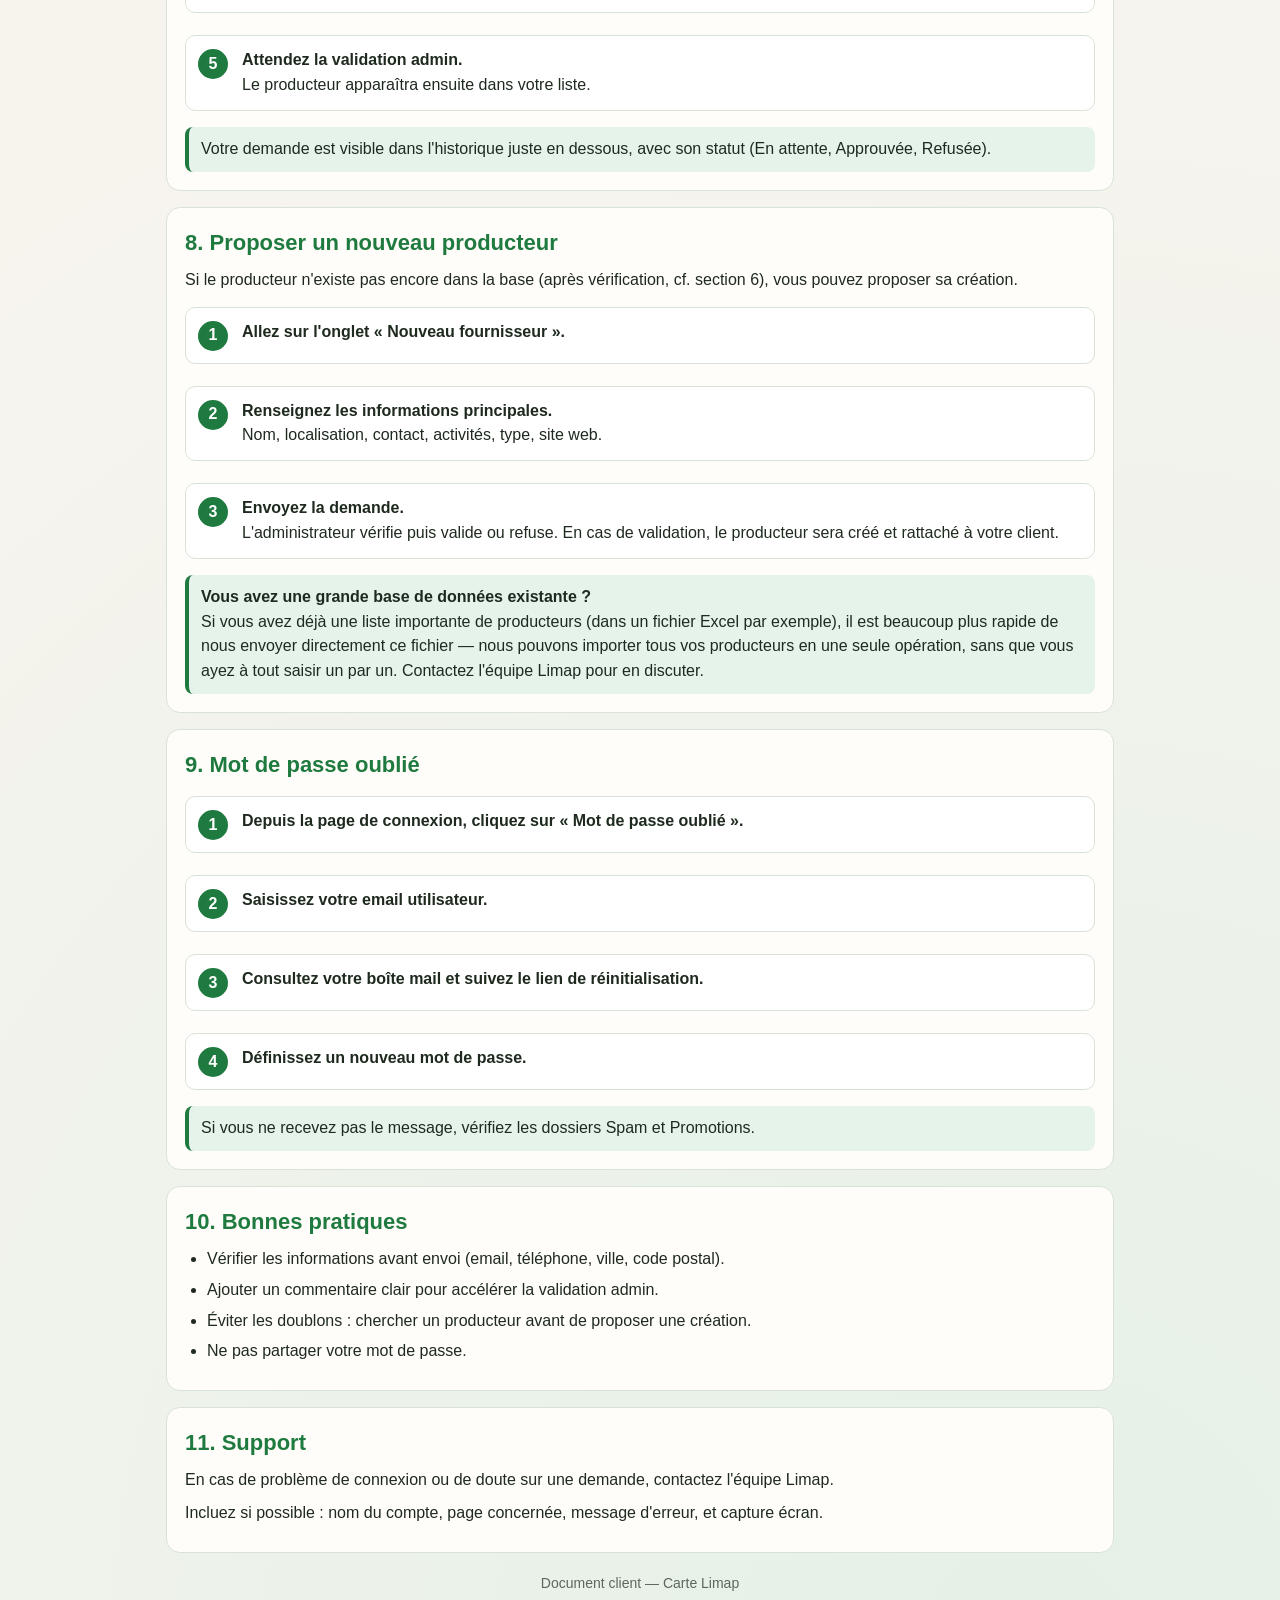
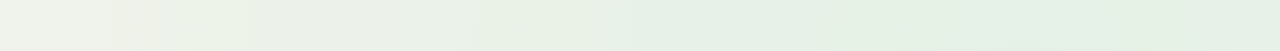
<file: TUTORIEL_CLIENT.html>
<!DOCTYPE html>
<html lang="fr">
<head>
  <meta charset="UTF-8" />
  <meta name="viewport" content="width=device-width, initial-scale=1" />
  <title>Tutoriel Espace Client - Carte Limap</title>
  <style>
    :root {
      --bg: #f7f4ee;
      --paper: #fffdf9;
      --ink: #1f2a1f;
      --muted: #5d675d;
      --brand: #1f7a3f;
      --brand-2: #e6f3ea;
      --line: #d9e2d9;
      --warn: #9c2f2f;
    }

    * { box-sizing: border-box; }

    body {
      margin: 0;
      font-family: "Segoe UI", Tahoma, sans-serif;
      color: var(--ink);
      background:
        radial-gradient(circle at 20% 0%, #f2ead7 0, transparent 40%),
        radial-gradient(circle at 80% 100%, #e5f1e6 0, transparent 35%),
        var(--bg);
      line-height: 1.55;
    }

    .wrap {
      max-width: 980px;
      margin: 0 auto;
      padding: 24px 16px 48px;
    }

    .hero {
      background: linear-gradient(140deg, #1f7a3f 0%, #245a34 100%);
      color: #fff;
      border-radius: 16px;
      padding: 24px;
      box-shadow: 0 8px 20px rgba(0,0,0,.12);
    }

    h1 { margin: 0 0 6px; font-size: 30px; }
    .sub { margin: 0; opacity: .95; }

    .card {
      margin-top: 16px;
      background: var(--paper);
      border: 1px solid var(--line);
      border-radius: 14px;
      padding: 18px;
    }

    h2 {
      margin: 0 0 8px;
      color: var(--brand);
      font-size: 22px;
    }

    h3 {
      margin: 16px 0 6px;
      font-size: 18px;
    }

    p { margin: 8px 0; }

    ul, ol {
      margin: 8px 0 8px 22px;
      padding: 0;
    }

    li { margin: 6px 0; }

    .tip {
      background: var(--brand-2);
      border-left: 4px solid var(--brand);
      padding: 10px 12px;
      border-radius: 8px;
      margin-top: 10px;
    }

    .warn {
      background: #fdeeee;
      border-left: 4px solid var(--warn);
      padding: 10px 12px;
      border-radius: 8px;
      margin-top: 10px;
    }

    .steps {
      counter-reset: steps;
      list-style: none;
      margin: 8px 0 8px 0;
      padding: 0;
      display: grid;
      gap: 10px;
    }

    .steps li {
      background: #fff;
      border: 1px solid var(--line);
      border-radius: 10px;
      padding: 12px;
      display: grid;
      grid-template-columns: 34px 1fr;
      gap: 10px;
      align-items: start;
    }

    .steps li::before {
      counter-increment: steps;
      content: counter(steps);
      width: 30px;
      height: 30px;
      border-radius: 999px;
      background: var(--brand);
      color: #fff;
      display: inline-flex;
      align-items: center;
      justify-content: center;
      font-weight: 700;
      margin-top: 1px;
    }

    .grid {
      display: grid;
      gap: 12px;
      grid-template-columns: repeat(2, minmax(0, 1fr));
    }

    .mini {
      border: 1px solid var(--line);
      border-radius: 10px;
      padding: 12px;
      background: #fff;
    }

    .mono {
      font-family: Consolas, "Courier New", monospace;
      font-size: 14px;
      word-break: break-all;
    }

    .foot {
      margin-top: 20px;
      color: var(--muted);
      font-size: 14px;
      text-align: center;
    }

    @media (max-width: 760px) {
      h1 { font-size: 25px; }
      .grid { grid-template-columns: 1fr; }
      .hero { padding: 18px; }
      .card { padding: 14px; }
    }

    @media print {
      body { background: #fff; }
      .hero { box-shadow: none; }
      .card, .mini { break-inside: avoid; }
    }
  </style>
</head>
<body>
  <main class="wrap">
    <section class="hero">
      <h1>Tutoriel Espace Client</h1>
      <p class="sub">Carte Limap &mdash; Guide rapide pour consulter les producteurs et envoyer vos demandes de mise à jour.</p>
    </section>

    <section class="card">
      <h2>1. Accès à l'espace client</h2>
      <p>Ouvrez la page suivante dans votre navigateur :</p>
      <p class="mono">https://limap.fr/Carte/client/index.html</p>
      <ol class="steps">
        <li><div><strong>Saisissez votre identifiant et votre mot de passe.</strong><br />Ces informations vous sont envoyées par Limap.</div></li>
        <li><div><strong>Cliquez sur Se connecter.</strong><br />Vous arrivez sur votre espace avec la liste des producteurs liés à votre structure.</div></li>
      </ol>
      <div class="tip">
        Astuce : si vous ne voyez pas vos dernières modifications, rechargez la page avec Ctrl&nbsp;+&nbsp;F5.
      </div>
    </section>

    <section class="card">
      <h2>2. Que pouvez-vous faire dans l'espace client</h2>
      <div class="grid">
        <article class="mini">
          <h3>Profil client</h3>
          <p>Mettre à jour les informations de votre structure (coordonnées, site web, etc.).</p>
        </article>
        <article class="mini">
          <h3>Fiches producteurs</h3>
          <p>Renseigner vos informations de relation client pour un producteur (notes, statut, catégories utiles pour votre suivi).</p>
        </article>
        <article class="mini">
          <h3>Demande de modification globale</h3>
          <p>Proposer une correction sur une fiche producteur (adresse, contact, activités, etc.).</p>
        </article>
        <article class="mini">
          <h3>Demande de création</h3>
          <p>Proposer un nouveau producteur à ajouter à la carte.</p>
        </article>
        <article class="mini">
          <h3>Rattachement fournisseur existant</h3>
          <p>Demander à ce qu'un producteur déjà présent dans la base soit rattaché à votre structure.</p>
        </article>
      </div>
    </section>

    <section class="card">
      <h2>3. Comprendre la fiche globale du producteur</h2>
      <p>Chaque producteur possède une <strong>fiche globale unique</strong> dans la plateforme.</p>
      <ul>
        <li>Cette fiche contient les informations communes à tous les clients : nom, adresse, téléphone, email, site web, activités, labels.</li>
        <li>L'objectif est d'éviter les doublons et d'avoir une base fiable partagée.</li>
        <li>Les modifications de cette fiche passent par une validation admin pour garantir la qualité des données.</li>
      </ul>
      <div class="tip">
        En plus de la fiche globale, votre espace client contient vos propres informations de relation (notes, statut, suivi), visibles pour votre structure uniquement.
      </div>
    </section>

    <section class="card">
      <h2>4. Modifier une fiche producteur (votre espace client)</h2>
      <ol class="steps">
        <li><div><strong>Ouvrez le producteur concerné.</strong><br />Utilisez la recherche ou la liste.</div></li>
        <li><div><strong>Modifiez les champs de votre profil client.</strong><br />Exemple : statut de relation, notes internes, catégories de suivi.</div></li>
        <li><div><strong>Enregistrez.</strong><br />La mise à jour est immédiate dans votre espace client.</div></li>
      </ol>
      <div class="warn">
        Important : certaines modifications touchant la fiche globale du producteur passent par une validation admin.
      </div>
    </section>

    <section class="card">
      <h2>5. Envoyer une demande de modification globale</h2>
      <ol class="steps">
        <li><div><strong>Choisissez le producteur.</strong></div></li>
        <li><div><strong>Sélectionnez le champ à corriger.</strong><br />Exemple : téléphone, email, adresse, site web, activités, labels.</div></li>
        <li><div><strong>Saisissez la nouvelle valeur et, si possible, une justification.</strong></div></li>
        <li><div><strong>Envoyez la demande.</strong><br />Elle apparaît en statut &laquo;&nbsp;En attente&nbsp;&raquo;.</div></li>
      </ol>
      <p>Une fois traitée par l'administrateur, le statut passe en &laquo;&nbsp;Approuvée&nbsp;&raquo; ou &laquo;&nbsp;Refusée&nbsp;&raquo;.</p>
    </section>

    <section class="card">
      <h2>6. Vérifier qu'un producteur n'existe pas déjà</h2>
      <ol class="steps">
        <li><div><strong>Depuis l'espace client, vérifiez d'abord votre périmètre.</strong><br />Testez plusieurs mots-clés : nom exact, nom partiel, ville.</div></li>
        <li><div><strong>Puis vérifiez sur la carte publique Limap :</strong><br />
          &bull; Carte interactive : <a href="https://limap.fr/map/" target="_blank" class="mono">https://limap.fr/map/</a><br />
          &bull; Page producteurs : <a href="https://limap.fr/producteurs/" target="_blank" class="mono">https://limap.fr/producteurs/</a>
        </div></li>
        <li><div><strong>Vérifiez les variantes d'écriture.</strong><br />Exemple : GAEC, EARL, accents, tirets, abréviations.</div></li>
      </ol>
      <div class="warn">
        Règle importante : si le producteur existe déjà, ne pas créer une nouvelle fiche.
      </div>
    </section>

    <section class="card">
      <h2>7. Si le producteur existe déjà mais n'est pas lié à votre client</h2>
      <p>Vous pouvez envoyer une <strong>demande de rattachement directement depuis votre espace client</strong>, sans contacter Limap par email.</p>
      <ol class="steps">
        <li><div><strong>Dans votre espace client, allez sur l'onglet &laquo;&nbsp;Nouveau fournisseur&nbsp;&raquo;.</strong></div></li>
        <li><div><strong>Faites défiler jusqu'à la section &laquo;&nbsp;Rattacher un fournisseur déjà existant&nbsp;&raquo;.</strong></div></li>
        <li><div><strong>Tapez le nom du producteur dans le champ de recherche</strong> (au moins 2 caractères).<br />Les résultats affichent les producteurs de la base qui ne sont pas encore liés à votre structure.</div></li>
        <li><div><strong>Identifiez le bon producteur et cliquez &laquo;&nbsp;Demander le rattachement&nbsp;&raquo;.</strong><br />Vous pouvez ajouter une note pour donner du contexte à l'administrateur.</div></li>
        <li><div><strong>Attendez la validation admin.</strong><br />Le producteur apparaîtra ensuite dans votre liste.</div></li>
      </ol>
      <div class="tip">
        Votre demande est visible dans l'historique juste en dessous, avec son statut (En attente, Approuvée, Refusée).
      </div>
    </section>

    <section class="card">
      <h2>8. Proposer un nouveau producteur</h2>
      <p>Si le producteur n'existe pas encore dans la base (après vérification, cf. section 6), vous pouvez proposer sa création.</p>
      <ol class="steps">
        <li><div><strong>Allez sur l'onglet &laquo;&nbsp;Nouveau fournisseur&nbsp;&raquo;.</strong></div></li>
        <li><div><strong>Renseignez les informations principales.</strong><br />Nom, localisation, contact, activités, type, site web.</div></li>
        <li><div><strong>Envoyez la demande.</strong><br />L'administrateur vérifie puis valide ou refuse. En cas de validation, le producteur sera créé et rattaché à votre client.</div></li>
      </ol>
      <div class="tip">
        <strong>Vous avez une grande base de données existante ?</strong><br />
        Si vous avez déjà une liste importante de producteurs (dans un fichier Excel par exemple), il est beaucoup plus rapide de nous envoyer directement ce fichier &mdash; nous pouvons importer tous vos producteurs en une seule opération, sans que vous ayez à tout saisir un par un. Contactez l'équipe Limap pour en discuter.
      </div>
    </section>

    <section class="card">
      <h2>9. Mot de passe oublié</h2>
      <ol class="steps">
        <li><div><strong>Depuis la page de connexion, cliquez sur &laquo;&nbsp;Mot de passe oublié&nbsp;&raquo;.</strong></div></li>
        <li><div><strong>Saisissez votre email utilisateur.</strong></div></li>
        <li><div><strong>Consultez votre boîte mail et suivez le lien de réinitialisation.</strong></div></li>
        <li><div><strong>Définissez un nouveau mot de passe.</strong></div></li>
      </ol>
      <div class="tip">
        Si vous ne recevez pas le message, vérifiez les dossiers Spam et Promotions.
      </div>
    </section>

    <section class="card">
      <h2>10. Bonnes pratiques</h2>
      <ul>
        <li>Vérifier les informations avant envoi (email, téléphone, ville, code postal).</li>
        <li>Ajouter un commentaire clair pour accélérer la validation admin.</li>
        <li>Éviter les doublons : chercher un producteur avant de proposer une création.</li>
        <li>Ne pas partager votre mot de passe.</li>
      </ul>
    </section>

    <section class="card">
      <h2>11. Support</h2>
      <p>En cas de problème de connexion ou de doute sur une demande, contactez l'équipe Limap.</p>
      <p>Incluez si possible : nom du compte, page concernée, message d'erreur, et capture écran.</p>
    </section>

    <p class="foot">Document client &mdash; Carte Limap</p>
  </main>
</body>
</html>
</file>
